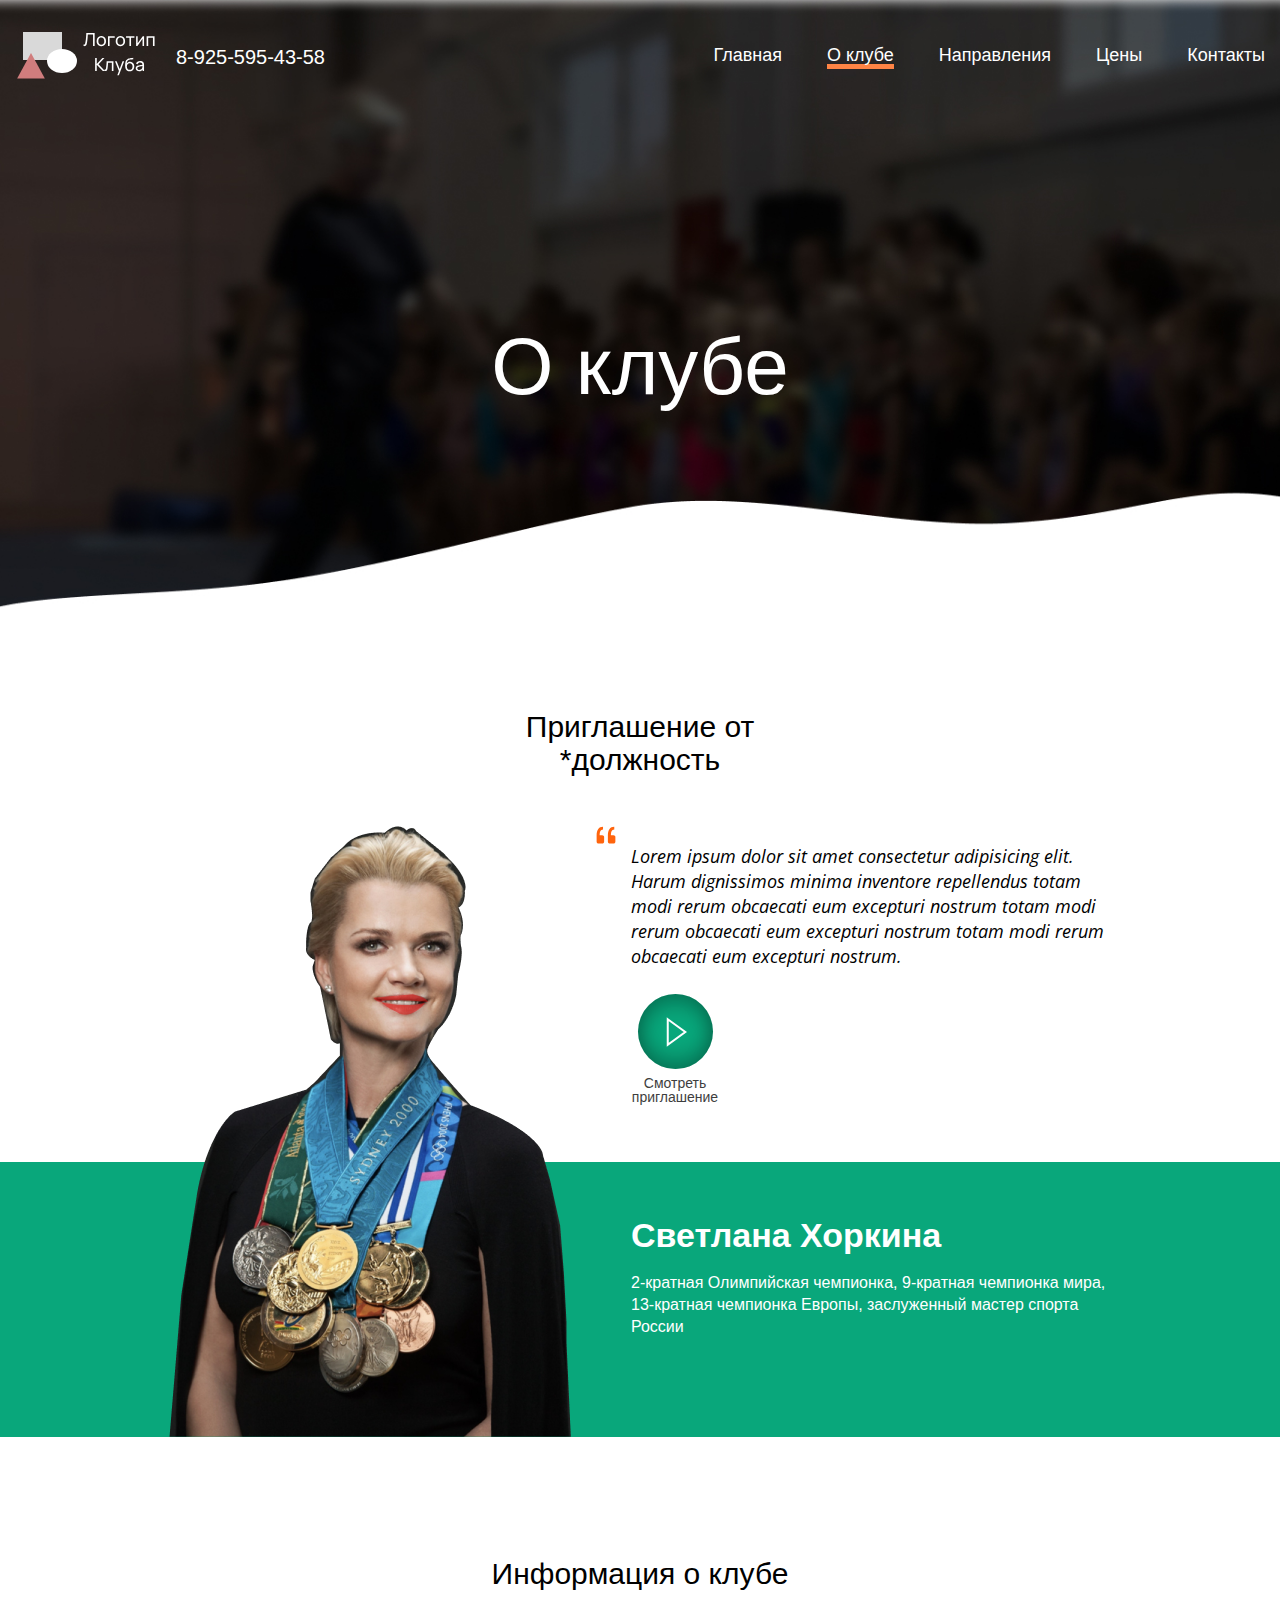
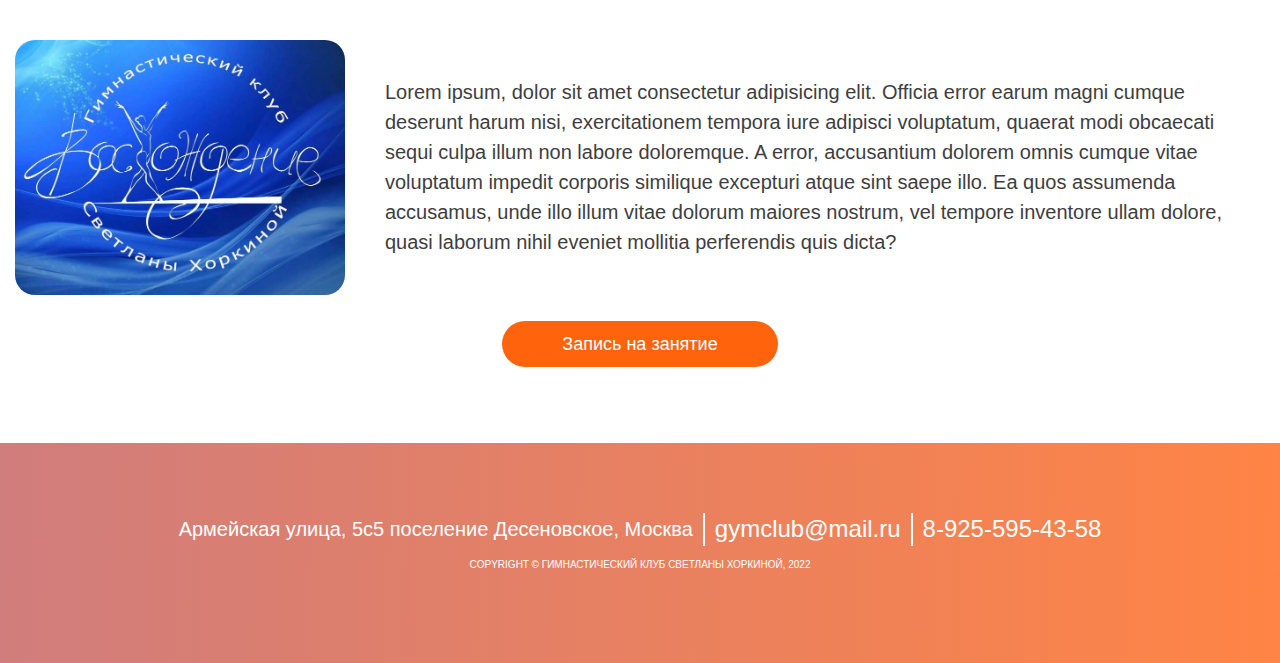
<file: about.html>
<!DOCTYPE html>
<html lang="en">
<head>
    <meta charset="UTF-8">
    <meta http-equiv="X-UA-Compatible" content="IE=edge">
    <meta name="viewport" content="width=device-width, initial-scale=1.0">
    <link rel="stylesheet" href="css/resets.css">
    <link rel="stylesheet" href="css/main.css">
    <link rel="preconnect" href="https://fonts.googleapis.com">
    <link rel="preconnect" href="https://fonts.gstatic.com" crossorigin>
    <link href="https://fonts.googleapis.com/css2?family=Open+Sans:ital@1&display=swap" rel="stylesheet">
    <title>Document</title>
</head>
<body>
    <header class="about_header">
        <div class="container">
            <div class="header_top">
                <div class="header_top__logotel">
                    <img src="./images/лжелого.svg" alt="Лого">
                    <a href="tel:+79857619083">8-925-595-43-58</a>
                </div>
                <nav class="header_top__nav">
                    <div class="menuToggle icon">
                        <div class="hamburger"></div>
                    </div>
                    <ul class="header_top__ul">
                        
                        <li class="header_top__item">
                            <a href="./index.html">Главная</a>
                        </li>
                        <li class="header_top__item active">
                            <a href="./about.html">О клубе</a>
                        </li>
                        <li class="header_top__item dir_menu_list">
                            <a href="#">Направления</a>
                        </li>
                        <li class="header_top__item">
                            <a href="./price.html">Цены</a>
                        </li>
                        <li class="header_top__item">
                            <a href="./contacts.html">Контакты</a>
                        </li>
                    </ul>
                    <div class="hide_links hide">
                        <a href="./sport_gym.html">Спортивная гимнастика для детей</a>
                        <a href="./prof_gym.html">Профессиональная спортивная гинастика</a>
                        <a href="./akr.html">Акробатика</a>
                        <a href="./teamgym.html">Командная гимнастика (Teamgym)</a>
                        <a href="./akr18.html">Занятия 18+</a>
                        <a href="./horeog.html">Хореография</a>
                    </div>
                </nav>
            </div>
            <div class="secstr_title">
                <h1>О клубе</h1>
            </div>
        </div>
    </header>
    <main>
        <section class="invite">
            <h2 class="section_title">Приглашение от<br>*должность</h2>
            <div class="invite__content">
                <div class="invite__content_twos">
                    <div class="invite__content_left">
                        <img src="./images/about_hor_photo.png" alt="Светлана Хоркина">
                    </div>
                    <div class="invite__content_right">
                        <div class="invite__content_right_copy">
                            <img alt="" src="[data-uri]">
                            <p class="invite__content_right_copy_text">Lorem ipsum dolor sit amet consectetur adipisicing elit. Harum dignissimos minima inventore repellendus totam modi rerum obcaecati eum excepturi nostrum  totam modi rerum obcaecati eum excepturi nostrum  totam modi rerum obcaecati eum excepturi nostrum.</p>
                        </div>
                        <div class="invite__content_right_inv">
                            <div class="invite__content_right_inv_link">
                                <a href="#" alt="" class="invite__content_right_inv_btn">
                                    <img alt="" src="[data-uri]">
                                </a>
                                <span class="invite__content_right_inv_link_text">Смотреть<br>приглашение</span>
                            </div>
                        </div>
                        <div class="invite__content_right_hor">
                            <h2>Светлана Хоркина</h2>
                            <p>2-кратная Олимпийская чемпионка, 9-кратная чемпионка мира, 13-кратная чемпионка Европы, заслуженный мастер спорта России</p>
                        </div>
                    </div>
                </div>
                <div class="invite__bg_line"></div>
            </div>
        </section>
        <section class="about_clubinf">
            <div class="container">
                <h2 class="section_title">Информация о клубе</h2>
                <div class="about_clubinf__linewp">
                    <img src="./images/logo.jpg" alt="">
                    <p>Lorem ipsum, dolor sit amet consectetur adipisicing elit. Officia error earum magni cumque deserunt harum nisi, exercitationem tempora iure adipisci voluptatum, quaerat modi obcaecati sequi culpa illum non labore doloremque. A error, accusantium dolorem omnis cumque vitae voluptatum impedit corporis similique excepturi atque sint saepe illo. Ea quos assumenda accusamus, unde illo illum vitae dolorum maiores nostrum, vel tempore inventore ullam dolore, quasi laborum nihil eveniet mollitia perferendis quis dicta?</p>
                </div>
                <div class="main_btn_block">
                    <a href="#" class="main_btn">Запись на занятие</a>
                </div>
            </div>
        </section>
    </main>
    <footer class="footer">
        <div class="footer__contacts">
            <p>Армейская улица, 5с5 поселение Десеновское, Москва</p>
            <div class="footer__contacts_line"></div>
            <a href="mailto:">gymclub@mail.ru</a>
            <div class="footer__contacts_line"></div>
            <a href="tel:+79857619083">8-925-595-43-58</a>
        </div>
        <p class="footer__copy">COPYRIGHT © ГИМНАСТИЧЕСКИЙ КЛУБ СВЕТЛАНЫ ХОРКИНОЙ, 2022</p>
    </footer>
    <script src="https://ajax.googleapis.com/ajax/libs/jquery/3.6.0/jquery.min.js"></script>
    <script src="./js/main.js"></script>
</body>
</html>
</file>
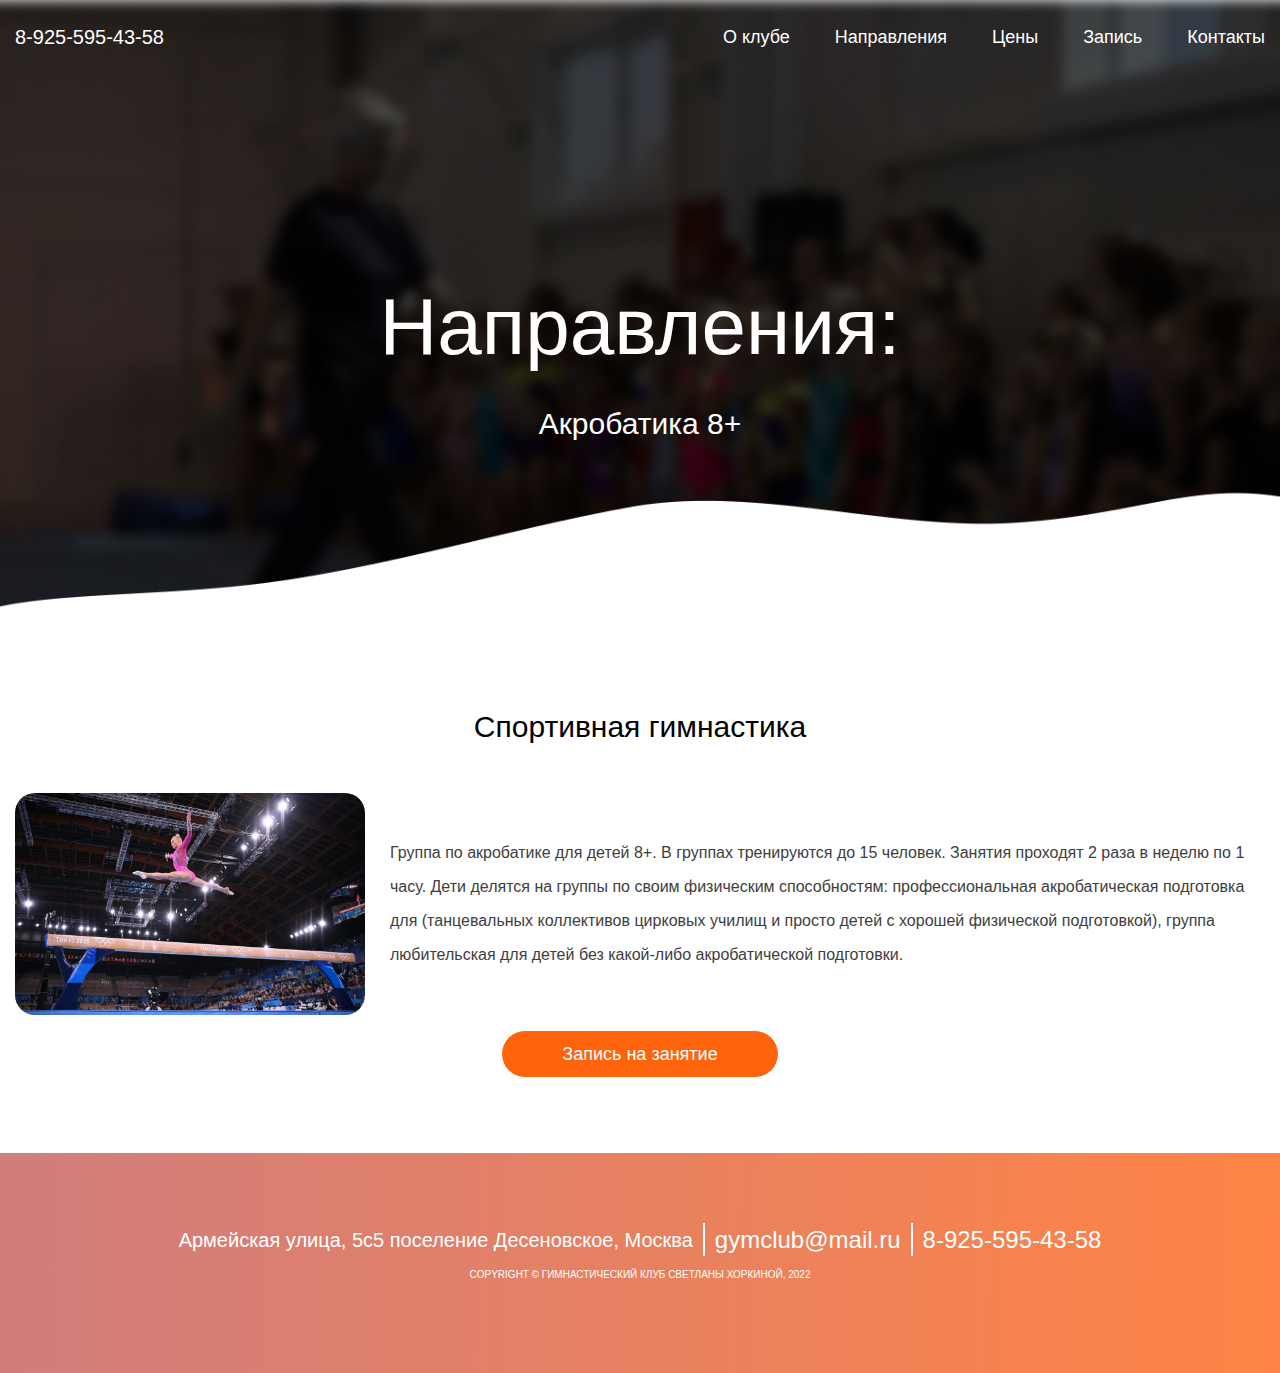
<file: akr.html>
<!DOCTYPE html>
<html lang="en">
<head>
    <meta charset="UTF-8">
    <meta http-equiv="X-UA-Compatible" content="IE=edge">
    <meta name="viewport" content="width=device-width, initial-scale=1.0">
    <link rel="stylesheet" href="css/resets.css">
    <link rel="stylesheet" href="css/main.css">
    <title>Акробатика 8+</title>
</head>
<body>
    <header class="about_header">
        <div class="container">
            <div class="header_top_plac"></div>
            <div class="header_top">
                <div class="header_top__logotel">
                    <a href="tel:+79857619083">8-925-595-43-58</a>
                </div>
                <nav class="header_top__nav">
                    <div class="menuToggle icon">
                        <div class="hamburger"></div>
                    </div>
                    <ul class="header_top__ul">
                        <li class="header_top__item">
                            <a href="#invite">О клубе</a>
                        </li>
                        <li class="header_top__item">
                            <a href="#directions">Направления</a>
                        </li>
                        <li class="header_top__item">
                            <a href="#prices">Цены</a>
                        </li>
                        <li class="header_top__item">
                            <a href="#form">Запись</a>
                        </li>
                        <li class="header_top__item">
                            <a href="#main_contacts">Контакты</a>
                        </li>
                    </ul>
                    <!-- <div class="hide_links hide">
                        <a href="./sport_gym.html">Спортивная гимнастика для детей</a>
                        <a href="./prof_gym.html">Профессиональная спортивная гинастика</a>
                        <a href="./akr.html">Акробатика</a>
                        <a href="./teamgym.html">Командная гимнастика (Teamgym)</a>
                        <a href="./akr18.html">Занятия 18+</a>
                        <a href="./horeog.html">Хореография</a>
                    </div> -->
                </nav>
            </div>
            <div class="secstr_title">
                <h1>Направления:<br><span class="secstr_title_mins">Акробатика 8+</span></h1>
            </div>
        </div>
    </header>
    <main>
        <section class="sg_content">
            <div class="container">
                <h2 class="section_title">Спортивная гимнастика</h2>
                <div class="sg_content__inf">
                    <img src="./images/sport_gym.jpg" alt="">
                    <p>Группа по акробатике для детей 8+. В группах тренируются до 15 человек. Занятия проходят 2 раза в неделю по 1 часу. Дети делятся на группы по своим физическим способностям: профессиональная акробатическая подготовка для (танцевальных коллективов цирковых училищ и просто детей с хорошей физической подготовкой), группа любительская для детей без какой-либо акробатической подготовки. </p>
                </div>
                <div class="main_btn_block">
                    <a href="#" class="main_btn">Запись на занятие</a>
                </div>
            </div>
        </section>
    </main>
    <footer class="footer">
        <div class="footer__contacts">
            <p>Армейская улица, 5с5 поселение Десеновское, Москва</p>
            <div class="footer__contacts_line"></div>
            <a href="mailto:">gymclub@mail.ru</a>
            <div class="footer__contacts_line"></div>
            <a href="tel:+79857619083">8-925-595-43-58</a>
        </div>
        <p class="footer__copy">COPYRIGHT © ГИМНАСТИЧЕСКИЙ КЛУБ СВЕТЛАНЫ ХОРКИНОЙ, 2022</p>
    </footer>
    <script src="https://ajax.googleapis.com/ajax/libs/jquery/3.6.0/jquery.min.js"></script>
    <script src="./js/main.js"></script>
</body>
</html>
</file>
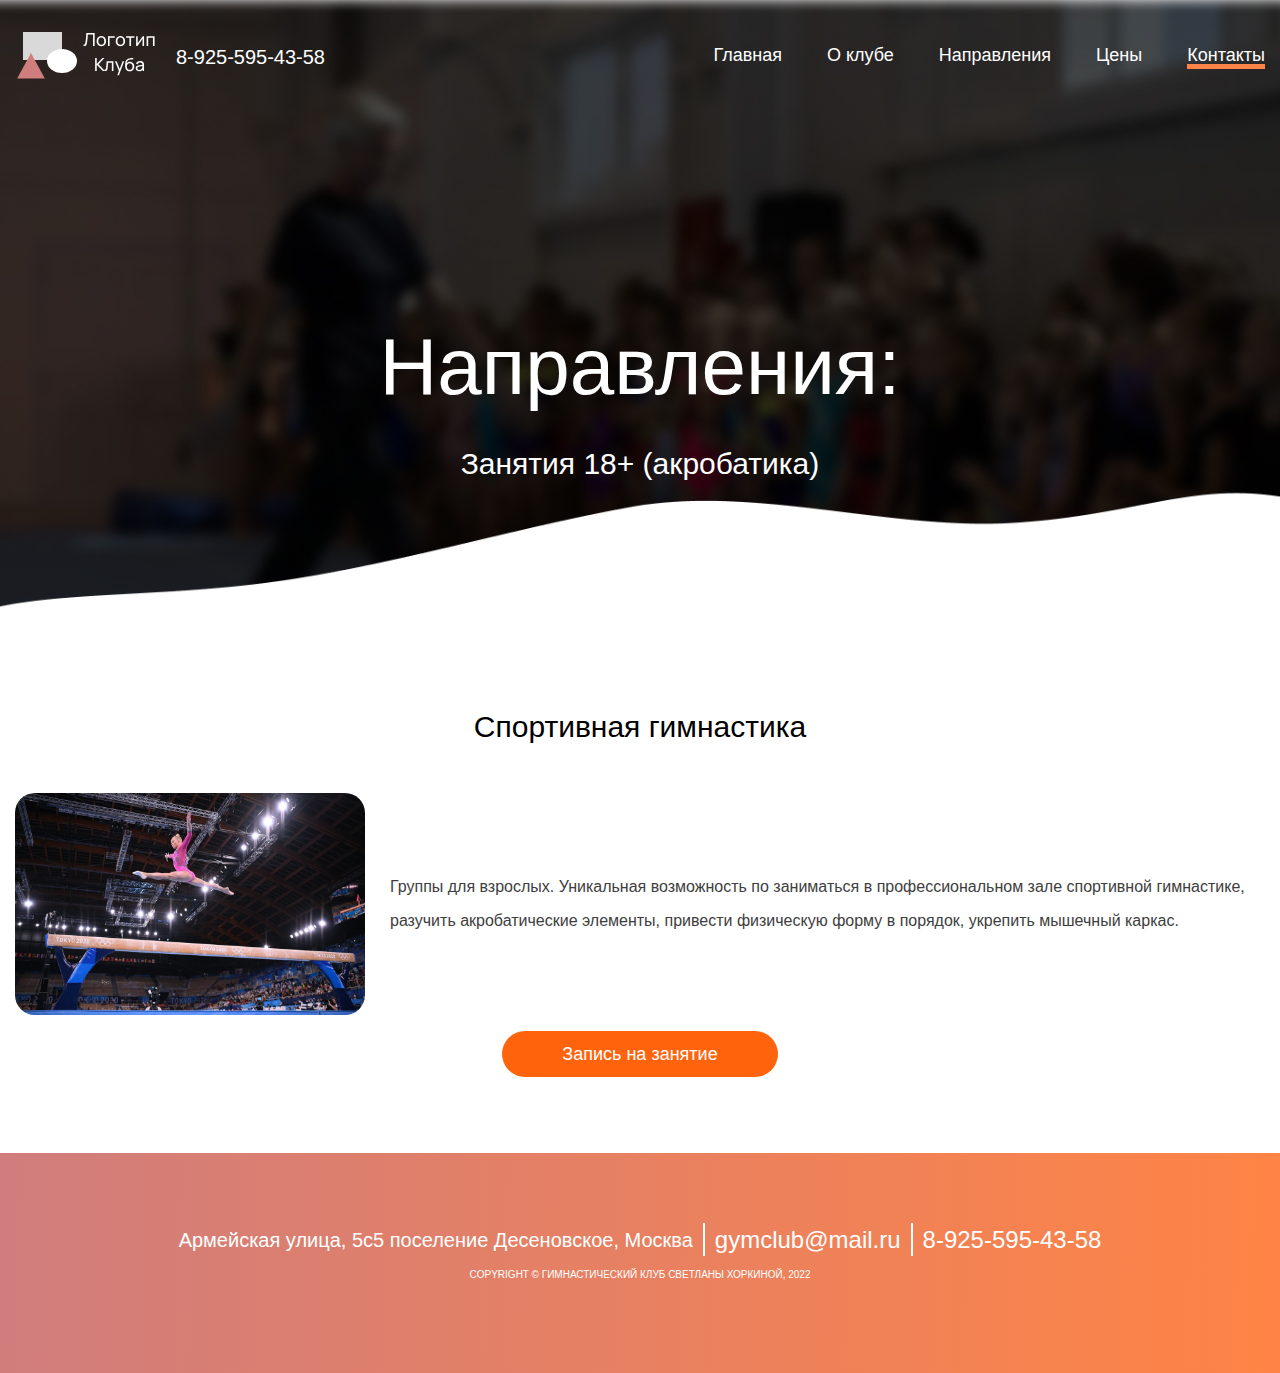
<file: akr18.html>
<!DOCTYPE html>
<html lang="en">
<head>
    <meta charset="UTF-8">
    <meta http-equiv="X-UA-Compatible" content="IE=edge">
    <meta name="viewport" content="width=device-width, initial-scale=1.0">
    <link rel="stylesheet" href="css/resets.css">
    <link rel="stylesheet" href="css/main.css">
    <title>Занятия 18+ (акробатика)</title>
</head>
<body>
    <header class="about_header">
        <div class="container">
            <div class="header_top">
                <div class="header_top__logotel">
                    <img src="./images/лжелого.svg" alt="Лого">
                    <a href="tel:+79857619083">8-925-595-43-58</a>
                </div>
                <nav class="header_top__nav">
                    <div class="menuToggle icon">
                        <div class="hamburger"></div>
                    </div>
                    <ul class="header_top__ul">
                        <li class="header_top__item">
                            <a href="./index.html">Главная</a>
                        </li>
                        <li class="header_top__item">
                            <a href="./about.html">О клубе</a>
                        </li>
                        <li class="header_top__item dir_menu_list">
                            <a href="#">Направления</a>
                        </li>
                        <li class="header_top__item">
                            <a href="./price.html">Цены</a>
                        </li>
                        <li class="header_top__item active">
                            <a href="./contacts.html">Контакты</a>
                        </li>
                    </ul>
                    <div class="hide_links hide">
                        <a href="./sport_gym.html">Спортивная гимнастика для детей</a>
                        <a href="./prof_gym.html">Профессиональная спортивная гинастика</a>
                        <a href="./akr.html">Акробатика</a>
                        <a href="./teamgym.html">Командная гимнастика (Teamgym)</a>
                        <a href="./akr18.html">Занятия 18+</a>
                        <a href="./horeog.html">Хореография</a>
                    </div>
                </nav>
            </div>
            <div class="secstr_title">
                <h1>Направления:<br><span class="secstr_title_mins">Занятия 18+ (акробатика)</span></h1>
            </div>
        </div>
    </header>
    <main>
        <section class="sg_content">
            <div class="container">
                <h2 class="section_title">Спортивная гимнастика</h2>
                <div class="sg_content__inf">
                    <img src="./images/sport_gym.jpg" alt="">
                    <p>Группы для взрослых. Уникальная возможность по заниматься в профессиональном зале спортивной гимнастике, разучить акробатические элементы, привести физическую форму в порядок, укрепить мышечный каркас.</p>
                </div>
                <div class="main_btn_block">
                    <a href="#" class="main_btn">Запись на занятие</a>
                </div>
            </div>
        </section>
    </main>
    <footer class="footer">
        <div class="footer__contacts">
            <p>Армейская улица, 5с5 поселение Десеновское, Москва</p>
            <div class="footer__contacts_line"></div>
            <a href="mailto:">gymclub@mail.ru</a>
            <div class="footer__contacts_line"></div>
            <a href="tel:+79857619083">8-925-595-43-58</a>
        </div>
        <p class="footer__copy">COPYRIGHT © ГИМНАСТИЧЕСКИЙ КЛУБ СВЕТЛАНЫ ХОРКИНОЙ, 2022</p>
    </footer>
    <script src="https://ajax.googleapis.com/ajax/libs/jquery/3.6.0/jquery.min.js"></script>
    <script src="./js/main.js"></script>
</body>
</html>
</file>
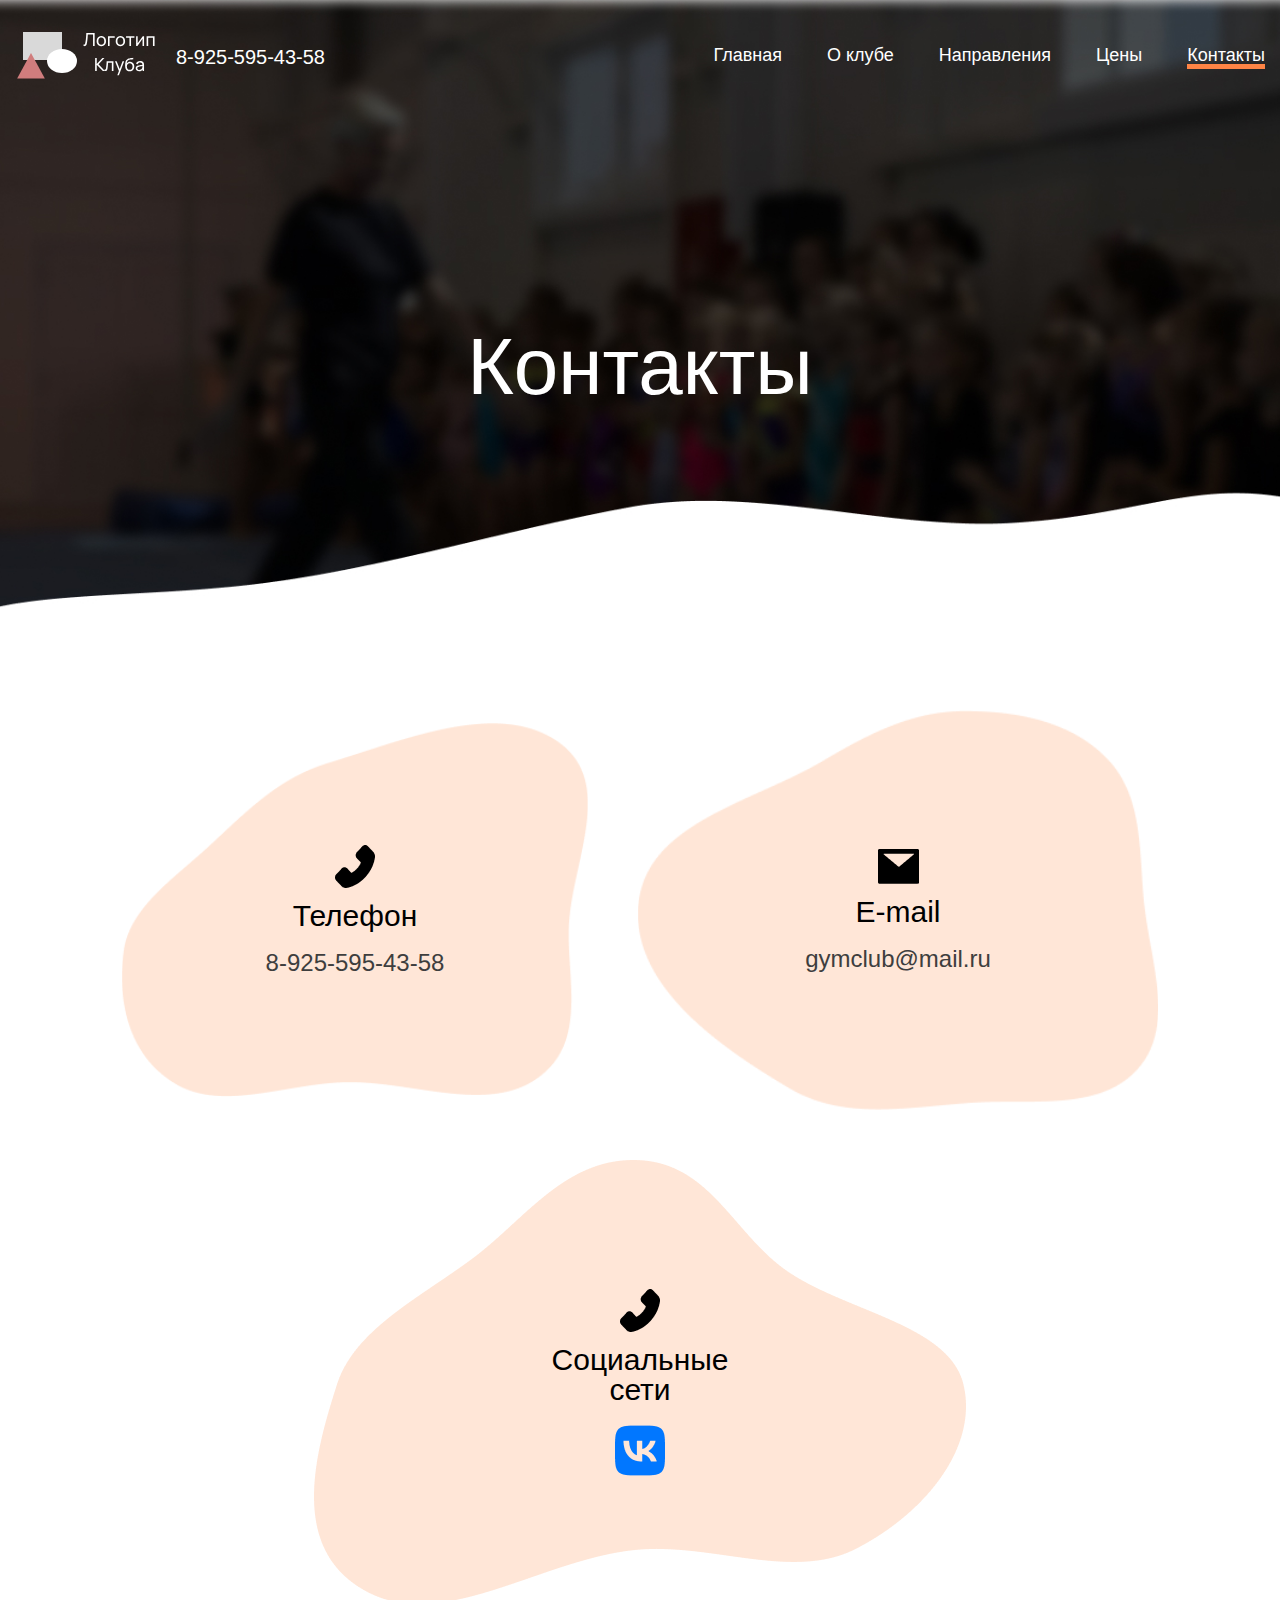
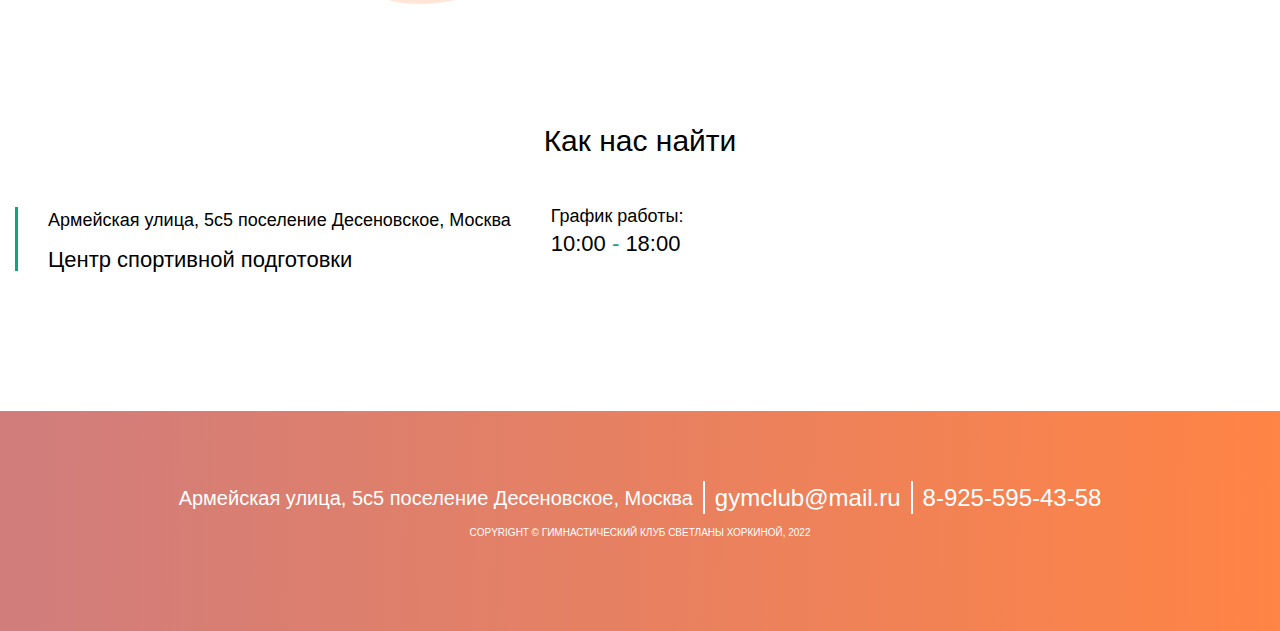
<file: contacts.html>
<!DOCTYPE html>
<html lang="en">
<head>
    <meta charset="UTF-8">
    <meta http-equiv="X-UA-Compatible" content="IE=edge">
    <meta name="viewport" content="width=device-width, initial-scale=1.0">
    <link rel="stylesheet" href="css/resets.css">
    <link rel="stylesheet" href="css/main.css">
    <title>Гимнастический клуб Светланы Хоркиной</title>
</head>
<body>
    <header class="about_header">
        <div class="container">
            <div class="header_top">
                <div class="header_top__logotel">
                    <img src="./images/лжелого.svg" alt="Лого">
                    <a href="tel:+79857619083">8-925-595-43-58</a>
                </div>
                <nav class="header_top__nav">
                    <div class="menuToggle icon">
                        <div class="hamburger"></div>
                    </div>
                    <ul class="header_top__ul">
                        
                        <li class="header_top__item">
                            <a href="./index.html">Главная</a>
                        </li>
                        <li class="header_top__item">
                            <a href="./about.html">О клубе</a>
                        </li>
                        <li class="header_top__item dir_menu_list">
                            <a href="#">Направления</a>
                        </li>
                        <li class="header_top__item">
                            <a href="./price.html">Цены</a>
                        </li>
                        <li class="header_top__item active">
                            <a href="./contacts.html">Контакты</a>
                        </li>
                    </ul>
                    <div class="hide_links hide">
                        <a href="./sport_gym.html">Спортивная гимнастика для детей</a>
                        <a href="./prof_gym.html">Профессиональная спортивная гинастика</a>
                        <a href="./akr.html">Акробатика</a>
                        <a href="./teamgym.html">Командная гимнастика (Teamgym)</a>
                        <a href="./akr18.html">Занятия 18+</a>
                        <a href="./horeog.html">Хореография</a>
                    </div>
                </nav>
            </div>
            <div class="secstr_title">
                <h1>Контакты</h1>
            </div>
        </div>
    </header>
    <main>
        <section class="contacts_main">
                <div class="contacts_main__blobs">
                    <div class="contacts_main__blob">
                        <div class="contacts_main__blob_content">
                            <img src="./images/tel.png" alt="">
                            <h3>Телефон</h3>
                            <a href="tel:+79255954358">8-925-595-43-58</a>
                        </div>
                    </div>
                    <div class="contacts_main__blob">
                        <div class="contacts_main__blob_content">
                            <img src="./images/send.png" alt="">
                            <h3>E-mail</h3>
                            <a href="mailto:gymclub@mail.ru">gymclub@mail.ru</a>
                        </div>
                    </div>
                    <div class="contacts_main__blob">
                        <div class="contacts_main__blob_content">
                            <img src="./images/tel.png" alt="">
                            <h3>Социальные<br>сети</h3>
                            <a href="#">
                                <img src="./images/vk-icon.png" alt="">
                            </a>
                        </div>
                    </div>
                </div>
            
        </section>
        <section class="place">
            <div class="container">
                <h2 class="section_title">Как нас найти</h2>
                <div class="place__infline">
                    <div class="place__infline_address">
                        <p>Армейская улица, 5с5 поселение Десеновское, Москва</p>
                        <p>Центр спортивной подготовки</p>
                    </div>
                    <div class="place__infline_time">
                        <p>График работы:</p>
                        <p>10:00 <span class="green_text">-</span> 18:00</p>
                    </div>
                </div>
                <div class="place__map">
                    <script type="text/javascript" charset="utf-8" async src="https://api-maps.yandex.ru/services/constructor/1.0/js/?um=constructor%3A96689a7e3574a2db14111ecb9da3e748aed60e58daf5b09f16e2f820a0e11651&amp;width=100%25&amp;height=500&amp;lang=ru_RU&amp;scroll=true"></script>
                </div>
            </div>
        </section>
    </main>
    <footer class="footer">
        <div class="footer__contacts">
            <p>Армейская улица, 5с5 поселение Десеновское, Москва</p>
            <div class="footer__contacts_line"></div>
            <a href="mailto:">gymclub@mail.ru</a>
            <div class="footer__contacts_line"></div>
            <a href="tel:+79857619083">8-925-595-43-58</a>
        </div>
        <p class="footer__copy">COPYRIGHT © ГИМНАСТИЧЕСКИЙ КЛУБ СВЕТЛАНЫ ХОРКИНОЙ, 2022</p>
    </footer>
    <script src="https://ajax.googleapis.com/ajax/libs/jquery/3.6.0/jquery.min.js"></script>
    <script src="./js/main.js"></script>
</body>
</html>
</file>
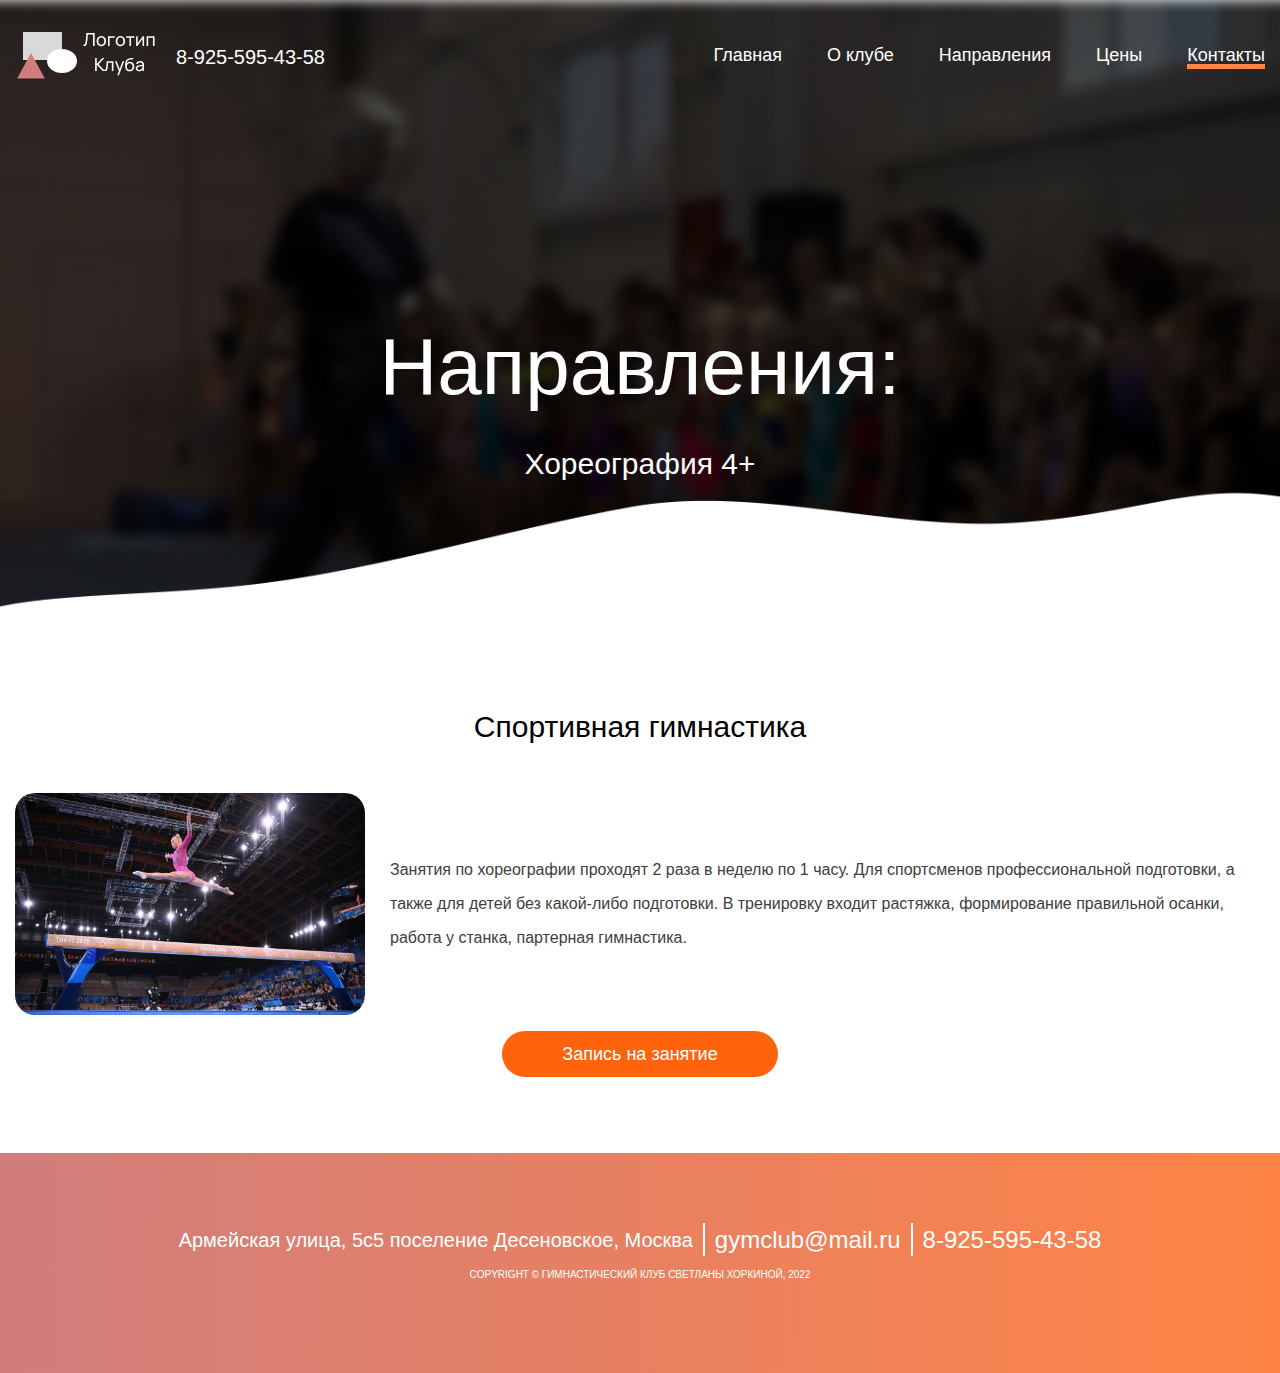
<file: horeog.html>
<!DOCTYPE html>
<html lang="en">
<head>
    <meta charset="UTF-8">
    <meta http-equiv="X-UA-Compatible" content="IE=edge">
    <meta name="viewport" content="width=device-width, initial-scale=1.0">
    <link rel="stylesheet" href="css/resets.css">
    <link rel="stylesheet" href="css/main.css">
    <title>Хореография 4+</title>
</head>
<body>
    <header class="about_header">
        <div class="container">
            <div class="header_top">
                <div class="header_top__logotel">
                    <img src="./images/лжелого.svg" alt="Лого">
                    <a href="tel:+79857619083">8-925-595-43-58</a>
                </div>
                <nav class="header_top__nav">
                    <div class="menuToggle icon">
                        <div class="hamburger"></div>
                    </div>
                    <ul class="header_top__ul">
                        <li class="header_top__item">
                            <a href="./index.html">Главная</a>
                        </li>
                        <li class="header_top__item">
                            <a href="./about.html">О клубе</a>
                        </li>
                        <li class="header_top__item dir_menu_list">
                            <a href="#">Направления</a>
                        </li>
                        <li class="header_top__item">
                            <a href="./price.html">Цены</a>
                        </li>
                        <li class="header_top__item active">
                            <a href="./contacts.html">Контакты</a>
                        </li>
                    </ul>
                    <div class="hide_links hide">
                        <a href="./sport_gym.html">Спортивная гимнастика для детей</a>
                        <a href="./prof_gym.html">Профессиональная спортивная гинастика</a>
                        <a href="./akr.html">Акробатика</a>
                        <a href="./teamgym.html">Командная гимнастика (Teamgym)</a>
                        <a href="./akr18.html">Занятия 18+</a>
                        <a href="./horeog.html">Хореография</a>
                    </div>
                </nav>
            </div>
            <div class="secstr_title">
                <h1>Направления:<br><span class="secstr_title_mins">Хореография 4+</span></h1>
            </div>
        </div>
    </header>
    <main>
        <section class="sg_content">
            <div class="container">
                <h2 class="section_title">Спортивная гимнастика</h2>
                <div class="sg_content__inf">
                    <img src="./images/sport_gym.jpg" alt="">
                    <p>Занятия по хореографии проходят 2 раза в неделю по 1 часу. Для спортсменов профессиональной подготовки, а также для детей без какой-либо подготовки. В тренировку входит растяжка, формирование правильной осанки, работа у станка, партерная гимнастика. </p>
                </div>
                <div class="main_btn_block">
                    <a href="#" class="main_btn">Запись на занятие</a>
                </div>
            </div>
        </section>
    </main>
    <footer class="footer">
        <div class="footer__contacts">
            <p>Армейская улица, 5с5 поселение Десеновское, Москва</p>
            <div class="footer__contacts_line"></div>
            <a href="mailto:">gymclub@mail.ru</a>
            <div class="footer__contacts_line"></div>
            <a href="tel:+79857619083">8-925-595-43-58</a>
        </div>
        <p class="footer__copy">COPYRIGHT © ГИМНАСТИЧЕСКИЙ КЛУБ СВЕТЛАНЫ ХОРКИНОЙ, 2022</p>
    </footer>
    <script src="https://ajax.googleapis.com/ajax/libs/jquery/3.6.0/jquery.min.js"></script>
    <script src="./js/main.js"></script>
</body>
</html>
</file>
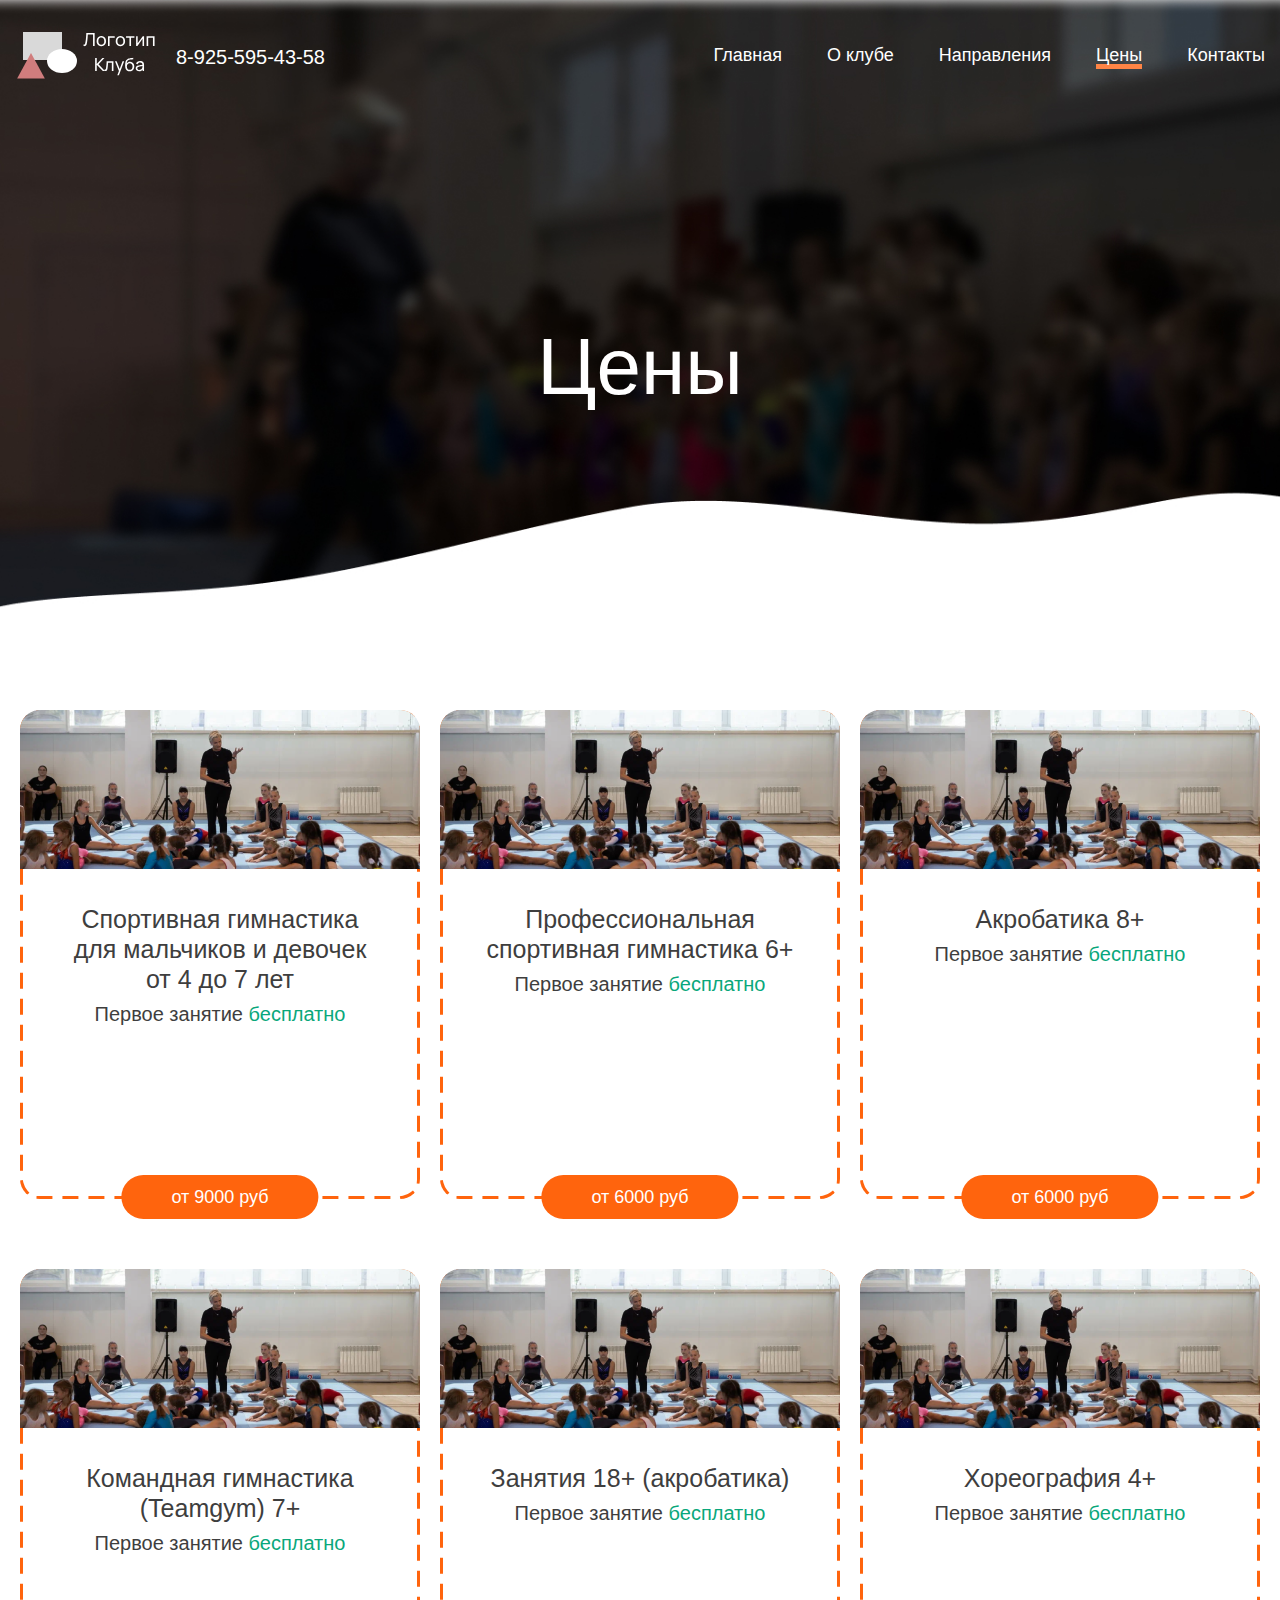
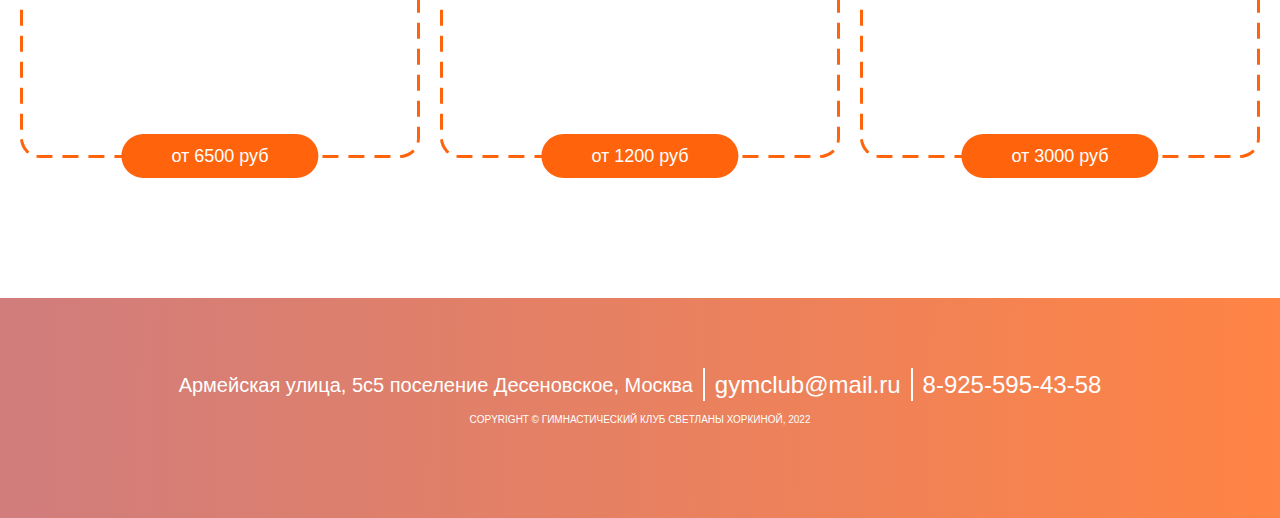
<file: price.html>
<!DOCTYPE html>
<html lang="en">
<head>
    <meta charset="UTF-8">
    <meta http-equiv="X-UA-Compatible" content="IE=edge">
    <meta name="viewport" content="width=device-width, initial-scale=1.0">
    <link rel="stylesheet" href="css/resets.css">
    <link rel="stylesheet" href="css/main.css">
    <title>Document</title>
</head>
<body>
    <header class="about_header">
        <div class="container">
            <div class="header_top">
                <div class="header_top__logotel">
                    <img src="./images/лжелого.svg" alt="Лого">
                    <a href="tel:+79857619083">8-925-595-43-58</a>
                </div>
                <nav class="header_top__nav">
                    <div class="menuToggle icon">
                        <div class="hamburger"></div>
                    </div>
                    <ul class="header_top__ul">
                        
                        <li class="header_top__item">
                            <a href="./index.html">Главная</a>
                        </li>
                        <li class="header_top__item">
                            <a href="./about.html">О клубе</a>
                        </li>
                        <li class="header_top__item dir_menu_list">
                            <a href="#">Направления</a>
                        </li>
                        <li class="header_top__item active">
                            <a href="./price.html">Цены</a>
                        </li>
                        <li class="header_top__item">
                            <a href="./contacts.html">Контакты</a>
                        </li>
                    </ul>
                    <div class="hide_links hide">
                        <a href="./sport_gym.html">Спортивная гимнастика для детей</a>
                        <a href="./prof_gym.html">Профессиональная спортивная гинастика</a>
                        <a href="./akr.html">Акробатика</a>
                        <a href="./teamgym.html">Командная гимнастика (Teamgym)</a>
                        <a href="./akr18.html">Занятия 18+</a>
                        <a href="./horeog.html">Хореография</a>
                    </div>
                </nav>
            </div>
            <div class="secstr_title">
                <h1>Цены</h1>
            </div>
        </div>
    </header>
    <main>
        <section class="prices">
            <div class="container">
                <div class="prices__list">
                    <div class="prices__item">
                        <img src="./images/price_photo1.png " alt="">
                        <h3 class="prices__item_name">Спортивная гимнастика для мальчиков и девочек от 4 до 7 лет</h3>
                        <p>Первое занятие <span class="green_text">бесплатно</span></p>
                        <a href="./sport_gym.html" class="sec_btn">от 9000 руб </a>
                    </div>
                    <div class="prices__item">
                        <img src="./images/price_photo1.png " alt="">
                        <h3 class="prices__item_name">Профессиональная спортивная гимнастика 6+</h3>
                        <p>Первое занятие <span class="green_text">бесплатно</span></p>
                        <a href="./prof_gym.html" class="sec_btn">от 6000 руб </a>
                    </div>
                    <div class="prices__item">
                        <img src="./images/price_photo1.png " alt="">
                        <h3 class="prices__item_name">Акробатика  8+</h3>
                        <p>Первое занятие <span class="green_text">бесплатно</span></p>
                        <a href="./akr.html" class="sec_btn">от 6000 руб </a>
                    </div>
                    <div class="prices__item">
                        <img src="./images/price_photo1.png " alt="">
                        <h3 class="prices__item_name">Командная гимнастика (Teamgym) 7+</h3>
                        <p>Первое занятие <span class="green_text">бесплатно</span></p>
                        <a href="./teamgym.html" class="sec_btn">от 6500 руб </a>
                    </div>
                    <div class="prices__item">
                        <img src="./images/price_photo1.png " alt="">
                        <h3 class="prices__item_name">Занятия 18+ (акробатика)</h3>
                        <p>Первое занятие <span class="green_text">бесплатно</span></p>
                        <a href="./akr18.html" class="sec_btn">от 1200 руб </a>
                    </div>
                    <div class="prices__item">
                        <img src="./images/price_photo1.png " alt="">
                        <h3 class="prices__item_name">Хореография 4+</h3>
                        <p>Первое занятие <span class="green_text">бесплатно</span></p>
                        <a href="./horeog.html" class="sec_btn">от 3000 руб </a>
                    </div>
                </div>
            </div>
        </section>
    </main>
    <footer class="footer">
        <div class="footer__contacts">
            <p>Армейская улица, 5с5 поселение Десеновское, Москва</p>
            <div class="footer__contacts_line"></div>
            <a href="mailto:">gymclub@mail.ru</a>
            <div class="footer__contacts_line"></div>
            <a href="tel:+79857619083">8-925-595-43-58</a>
        </div>
        <p class="footer__copy">COPYRIGHT © ГИМНАСТИЧЕСКИЙ КЛУБ СВЕТЛАНЫ ХОРКИНОЙ, 2022</p>
    </footer>
    <script src="https://ajax.googleapis.com/ajax/libs/jquery/3.6.0/jquery.min.js"></script>
    <script src="./js/main.js"></script>
</body>
</html>
</file>
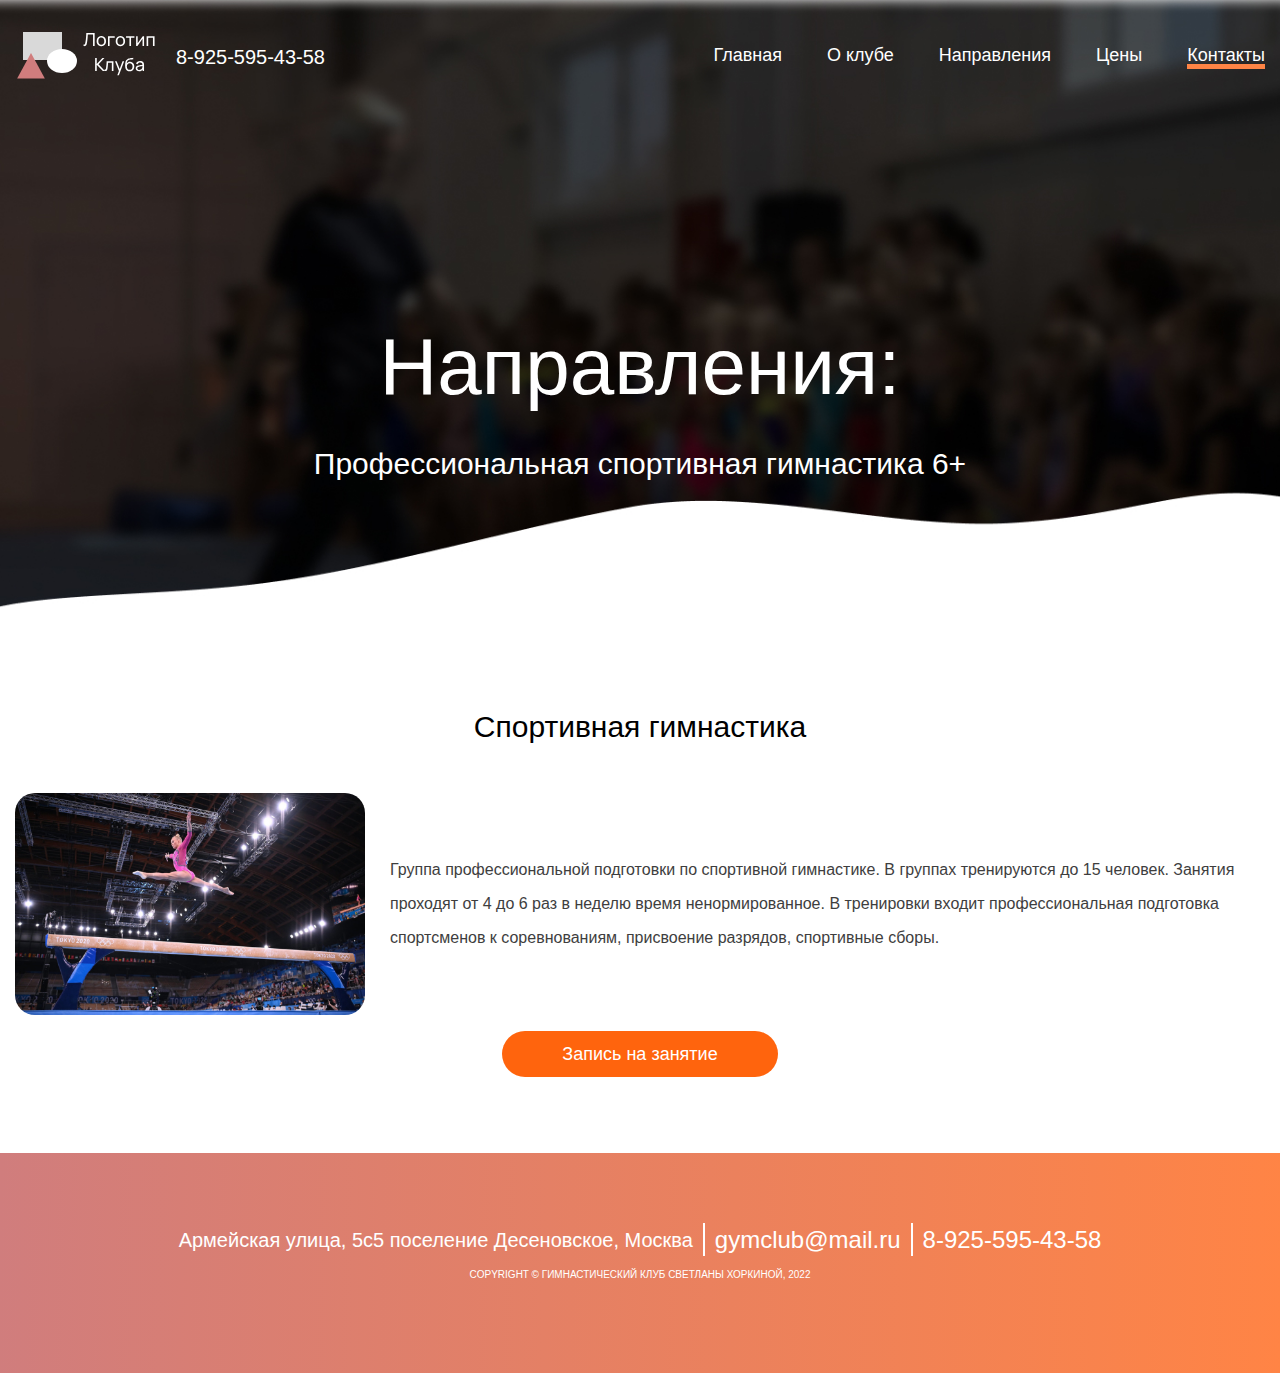
<file: prof_gym.html>
<!DOCTYPE html>
<html lang="en">
<head>
    <meta charset="UTF-8">
    <meta http-equiv="X-UA-Compatible" content="IE=edge">
    <meta name="viewport" content="width=device-width, initial-scale=1.0">
    <link rel="stylesheet" href="css/resets.css">
    <link rel="stylesheet" href="css/main.css">
    <title>Профессиональная спортивная гимнастика 6+</title>
</head>
<body>
    <header class="about_header">
        <div class="container">
            <div class="header_top">
                <div class="header_top__logotel">
                    <img src="./images/лжелого.svg" alt="Лого">
                    <a href="tel:+79857619083">8-925-595-43-58</a>
                </div>
                <nav class="header_top__nav">
                    <div class="menuToggle icon">
                        <div class="hamburger"></div>
                    </div>
                    <ul class="header_top__ul">
                        
                        <li class="header_top__item">
                            <a href="./index.html">Главная</a>
                        </li>
                        <li class="header_top__item">
                            <a href="./about.html">О клубе</a>
                        </li>
                        <li class="header_top__item dir_menu_list">
                            <a href="#">Направления</a>
                        </li>
                        <li class="header_top__item">
                            <a href="./price.html">Цены</a>
                        </li>
                        <li class="header_top__item active">
                            <a href="./contacts.html">Контакты</a>
                        </li>
                    </ul>
                    <div class="hide_links hide">
                        <a href="./sport_gym.html">Спортивная гимнастика для детей</a>
                        <a href="./prof_gym.html">Профессиональная спортивная гинастика</a>
                        <a href="./akr.html">Акробатика</a>
                        <a href="./teamgym.html">Командная гимнастика (Teamgym)</a>
                        <a href="./akr18.html">Занятия 18+</a>
                        <a href="./horeog.html">Хореография</a>
                    </div>
                </nav>
            </div>
            <div class="secstr_title">
                <h1>Направления:<br><span class="secstr_title_mins">Профессиональная спортивная гимнастика 6+</span></h1>
            </div>
        </div>
    </header>
    <main>
        <section class="sg_content">
            <div class="container">
                <h2 class="section_title">Спортивная гимнастика</h2>
                <div class="sg_content__inf">
                    <img src="./images/sport_gym.jpg" alt="">
                    <p>Группа профессиональной подготовки по спортивной гимнастике. В группах тренируются до 15 человек. Занятия проходят от 4 до 6 раз в неделю время ненормированное. В тренировки входит профессиональная подготовка спортсменов к соревнованиям, присвоение разрядов, спортивные сборы.</p>
                </div>
                <div class="main_btn_block">
                    <a href="#" class="main_btn">Запись на занятие</a>
                </div>
            </div>
        </section>
    </main>
    <footer class="footer">
        <div class="footer__contacts">
            <p>Армейская улица, 5с5 поселение Десеновское, Москва</p>
            <div class="footer__contacts_line"></div>
            <a href="mailto:">gymclub@mail.ru</a>
            <div class="footer__contacts_line"></div>
            <a href="tel:+79857619083">8-925-595-43-58</a>
        </div>
        <p class="footer__copy">COPYRIGHT © ГИМНАСТИЧЕСКИЙ КЛУБ СВЕТЛАНЫ ХОРКИНОЙ, 2022</p>
    </footer>
    <script src="https://ajax.googleapis.com/ajax/libs/jquery/3.6.0/jquery.min.js"></script>
    <script src="./js/main.js"></script>
</body>
</html>
</file>
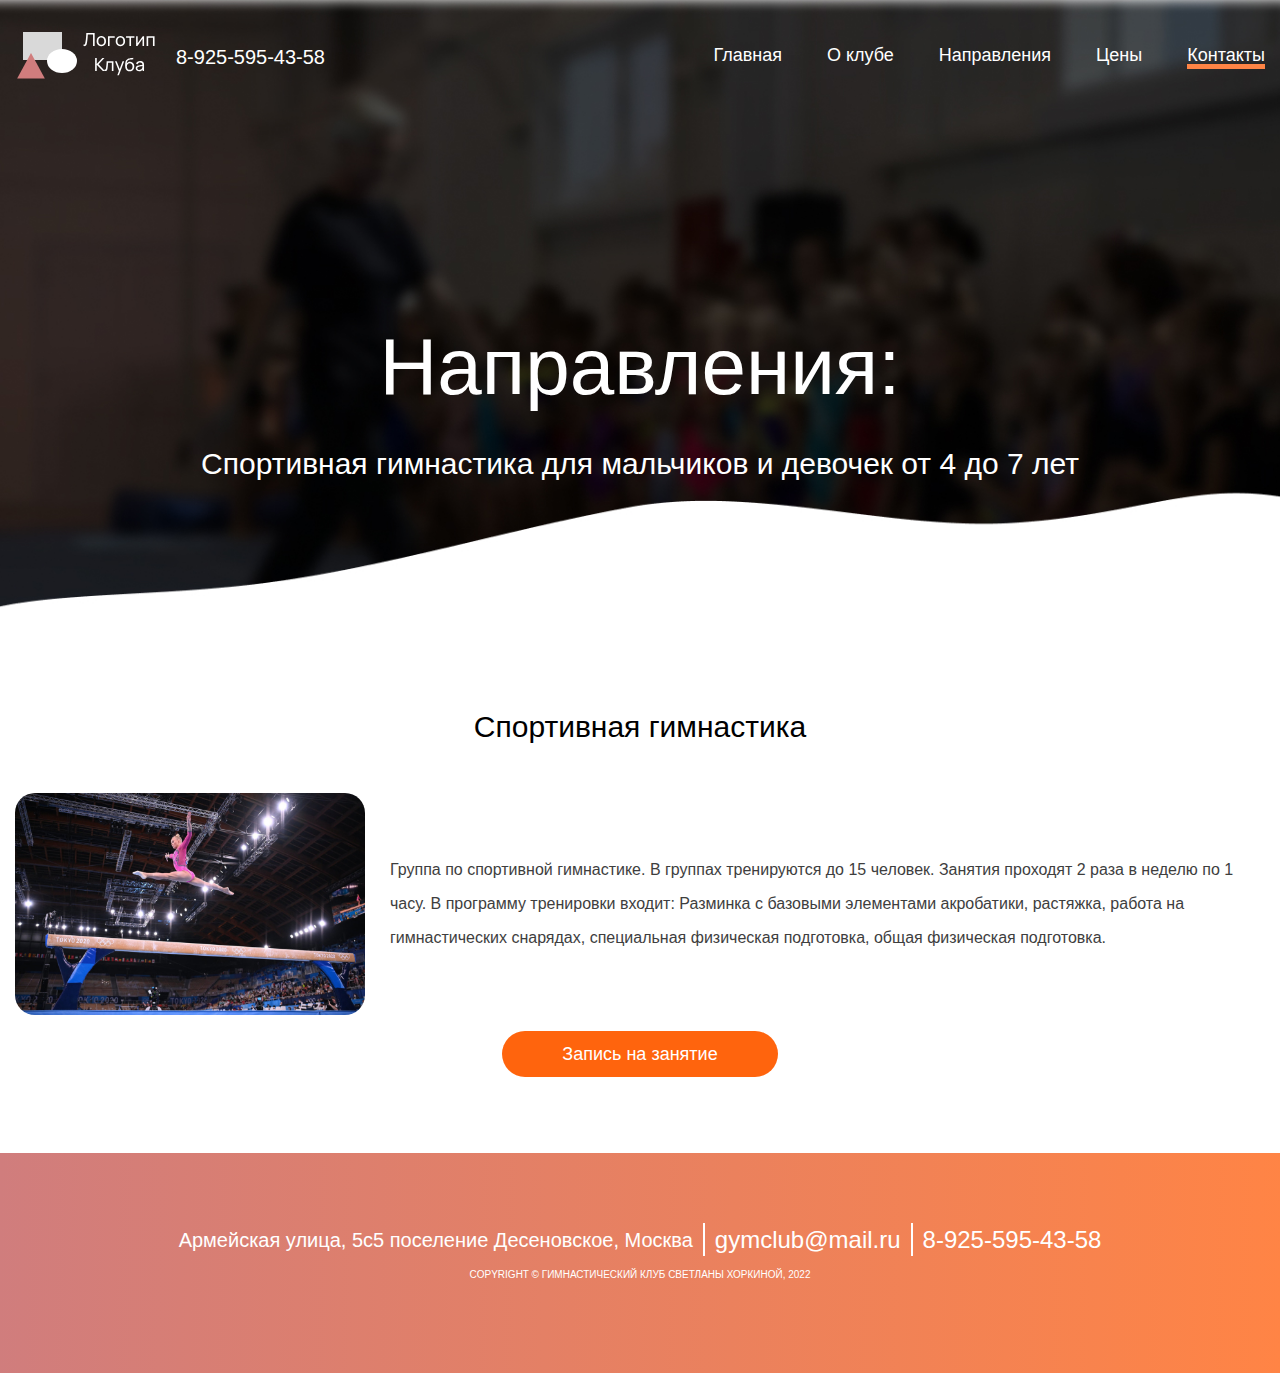
<file: sport_gym.html>
<!DOCTYPE html>
<html lang="en">
<head>
    <meta charset="UTF-8">
    <meta http-equiv="X-UA-Compatible" content="IE=edge">
    <meta name="viewport" content="width=device-width, initial-scale=1.0">
    <link rel="stylesheet" href="css/resets.css">
    <link rel="stylesheet" href="css/main.css">
    <title>Спортивная гимнастика для мальчиков и девочек от 4 до 7 лет</title>
</head>
<body>
    <header class="about_header">
        <div class="container">
            <div class="header_top">
                <div class="header_top__logotel">
                    <img src="./images/лжелого.svg" alt="Лого">
                    <a href="tel:+79857619083">8-925-595-43-58</a>
                </div>
                <nav class="header_top__nav">
                    <div class="menuToggle icon">
                        <div class="hamburger"></div>
                    </div>
                    <ul class="header_top__ul">
                        
                        <li class="header_top__item">
                            <a href="./index.html">Главная</a>
                        </li>
                        <li class="header_top__item">
                            <a href="./about.html">О клубе</a>
                        </li>
                        <li class="header_top__item dir_menu_list">
                            <a href="#">Направления</a>
                        </li>
                        <li class="header_top__item">
                            <a href="./price.html">Цены</a>
                        </li>
                        <li class="header_top__item active">
                            <a href="./contacts.html">Контакты</a>
                        </li>
                    </ul>
                    <div class="hide_links hide">
                        <a href="./sport_gym.html">Спортивная гимнастика для детей</a>
                        <a href="./prof_gym.html">Профессиональная спортивная гинастика</a>
                        <a href="./akr.html">Акробатика</a>
                        <a href="./teamgym.html">Командная гимнастика (Teamgym)</a>
                        <a href="./akr18.html">Занятия 18+</a>
                        <a href="./horeog.html">Хореография</a>
                    </div>
                </nav>
            </div>
            <div class="secstr_title">
                <h1>Направления:<br><span class="secstr_title_mins">Спортивная гимнастика для мальчиков и девочек от 4 до 7 лет</span></h1>
            </div>
        </div>
    </header>
    <main>
        <section class="sg_content">
            <div class="container">
                <h2 class="section_title">Спортивная гимнастика</h2>
                <div class="sg_content__inf">
                    <img src="./images/sport_gym.jpg" alt="">
                    <p>Группа по спортивной гимнастике. В группах тренируются до 15 человек. Занятия проходят 2 раза в неделю по 1 часу. В программу тренировки входит: Разминка с базовыми элементами акробатики, растяжка, работа на гимнастических снарядах, специальная физическая подготовка, общая физическая подготовка.</p>
                </div>
                <div class="main_btn_block">
                    <a href="#" class="main_btn">Запись на занятие</a>
                </div>
            </div>
        </section>
    </main>
    <footer class="footer">
        <div class="footer__contacts">
            <p>Армейская улица, 5с5 поселение Десеновское, Москва</p>
            <div class="footer__contacts_line"></div>
            <a href="mailto:">gymclub@mail.ru</a>
            <div class="footer__contacts_line"></div>
            <a href="tel:+79857619083">8-925-595-43-58</a>
        </div>
        <p class="footer__copy">COPYRIGHT © ГИМНАСТИЧЕСКИЙ КЛУБ СВЕТЛАНЫ ХОРКИНОЙ, 2022</p>
    </footer>
    <script src="https://ajax.googleapis.com/ajax/libs/jquery/3.6.0/jquery.min.js"></script>
    <script src="./js/main.js"></script>
</body>
</html>
</file>
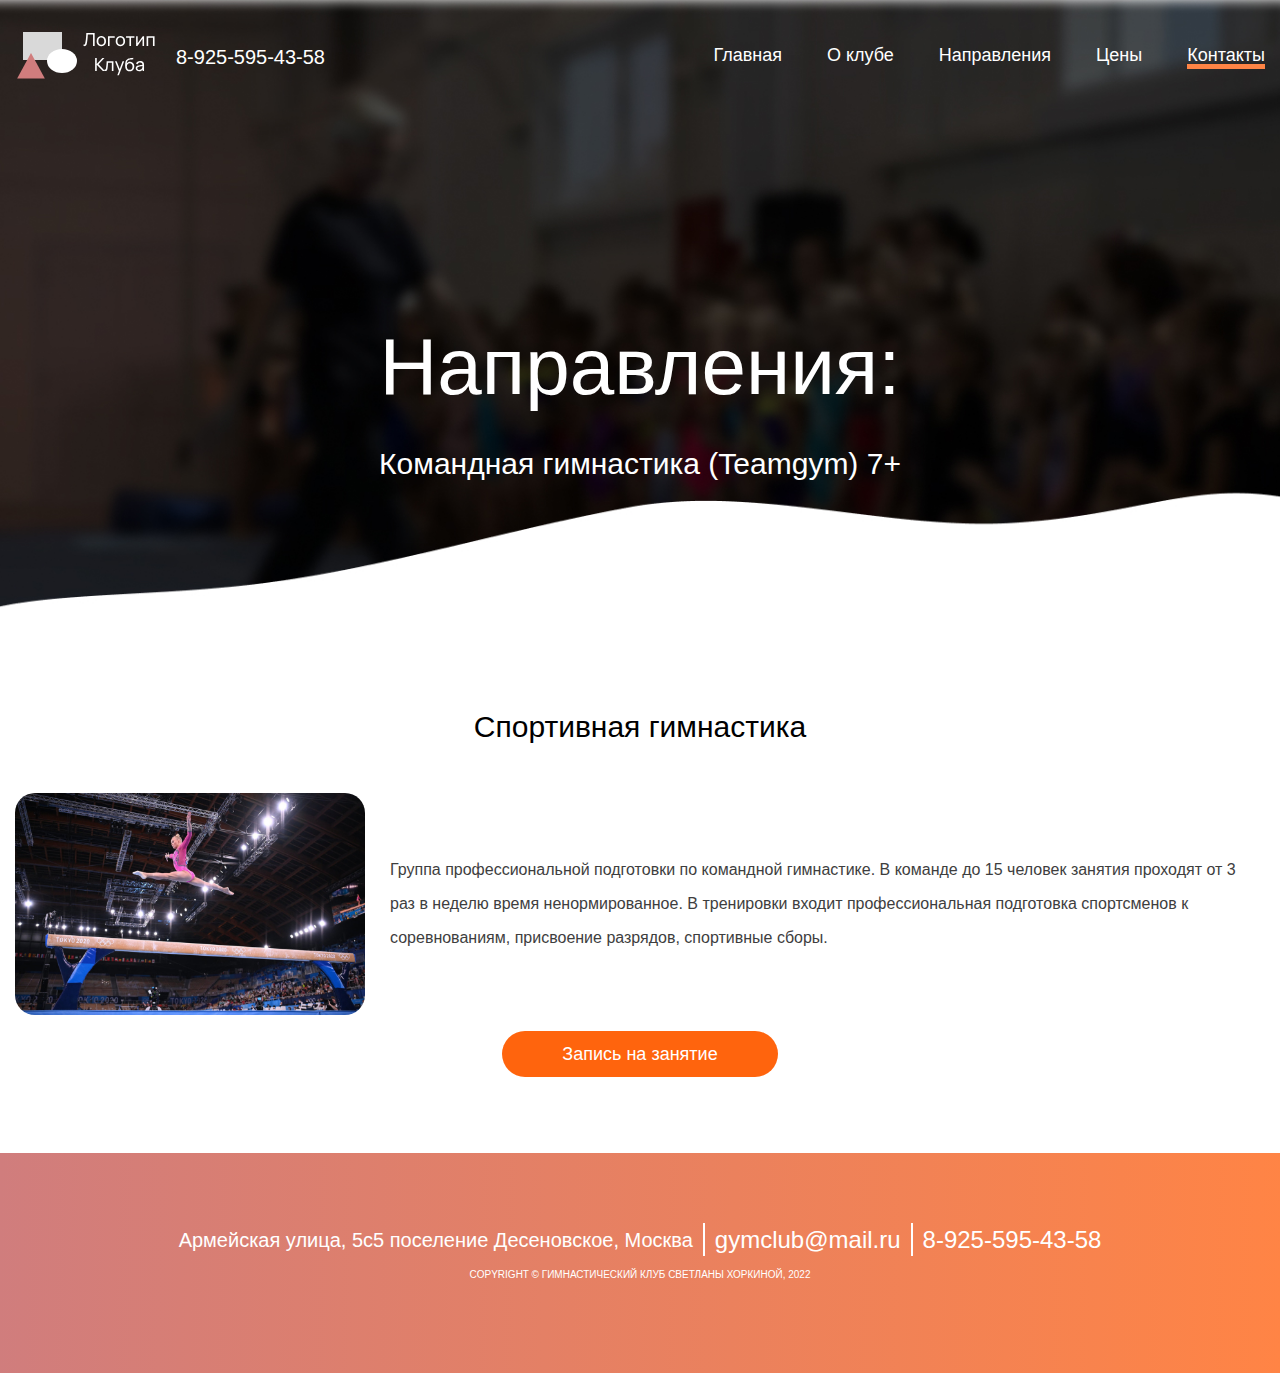
<file: teamgym.html>
<!DOCTYPE html>
<html lang="en">
<head>
    <meta charset="UTF-8">
    <meta http-equiv="X-UA-Compatible" content="IE=edge">
    <meta name="viewport" content="width=device-width, initial-scale=1.0">
    <link rel="stylesheet" href="css/resets.css">
    <link rel="stylesheet" href="css/main.css">
    <title>Командная гимнастика (Teamgym) 7+</title>
</head>
<body>
    <header class="about_header">
        <div class="container">
            <div class="header_top">
                <div class="header_top__logotel">
                    <img src="./images/лжелого.svg" alt="Лого">
                    <a href="tel:+79857619083">8-925-595-43-58</a>
                </div>
                <nav class="header_top__nav">
                    <div class="menuToggle icon">
                        <div class="hamburger"></div>
                    </div>
                    <ul class="header_top__ul">
                        <li class="header_top__item">
                            <a href="./index.html">Главная</a>
                        </li>
                        <li class="header_top__item">
                            <a href="./about.html">О клубе</a>
                        </li>
                        <li class="header_top__item dir_menu_list">
                            <a href="#">Направления</a>
                        </li>
                        <li class="header_top__item">
                            <a href="./price.html">Цены</a>
                        </li>
                        <li class="header_top__item active">
                            <a href="./contacts.html">Контакты</a>
                        </li>
                    </ul>
                    <div class="hide_links hide">
                        <a href="./sport_gym.html">Спортивная гимнастика для детей</a>
                        <a href="./prof_gym.html">Профессиональная спортивная гинастика</a>
                        <a href="./akr.html">Акробатика</a>
                        <a href="./teamgym.html">Командная гимнастика (Teamgym)</a>
                        <a href="./akr18.html">Занятия 18+</a>
                        <a href="./horeog.html">Хореография</a>
                    </div>
                </nav>
            </div>
            <div class="secstr_title">
                <h1>Направления:<br><span class="secstr_title_mins">Командная гимнастика (Teamgym) 7+</span></h1>
            </div>
        </div>
    </header>
    <main>
        <section class="sg_content">
            <div class="container">
                <h2 class="section_title">Спортивная гимнастика</h2>
                <div class="sg_content__inf">
                    <img src="./images/sport_gym.jpg" alt="">
                    <p>Группа профессиональной подготовки по командной гимнастике. В команде до 15 человек занятия проходят от 3 раз в неделю время ненормированное. В тренировки входит профессиональная подготовка спортсменов к соревнованиям, присвоение разрядов, спортивные сборы.</p>
                </div>
                <div class="main_btn_block">
                    <a href="#" class="main_btn">Запись на занятие</a>
                </div>
            </div>
        </section>
    </main>
    <footer class="footer">
        <div class="footer__contacts">
            <p>Армейская улица, 5с5 поселение Десеновское, Москва</p>
            <div class="footer__contacts_line"></div>
            <a href="mailto:">gymclub@mail.ru</a>
            <div class="footer__contacts_line"></div>
            <a href="tel:+79857619083">8-925-595-43-58</a>
        </div>
        <p class="footer__copy">COPYRIGHT © ГИМНАСТИЧЕСКИЙ КЛУБ СВЕТЛАНЫ ХОРКИНОЙ, 2022</p>
    </footer>
    <script src="https://ajax.googleapis.com/ajax/libs/jquery/3.6.0/jquery.min.js"></script>
    <script src="./js/main.js"></script>
</body>
</html>
</file>
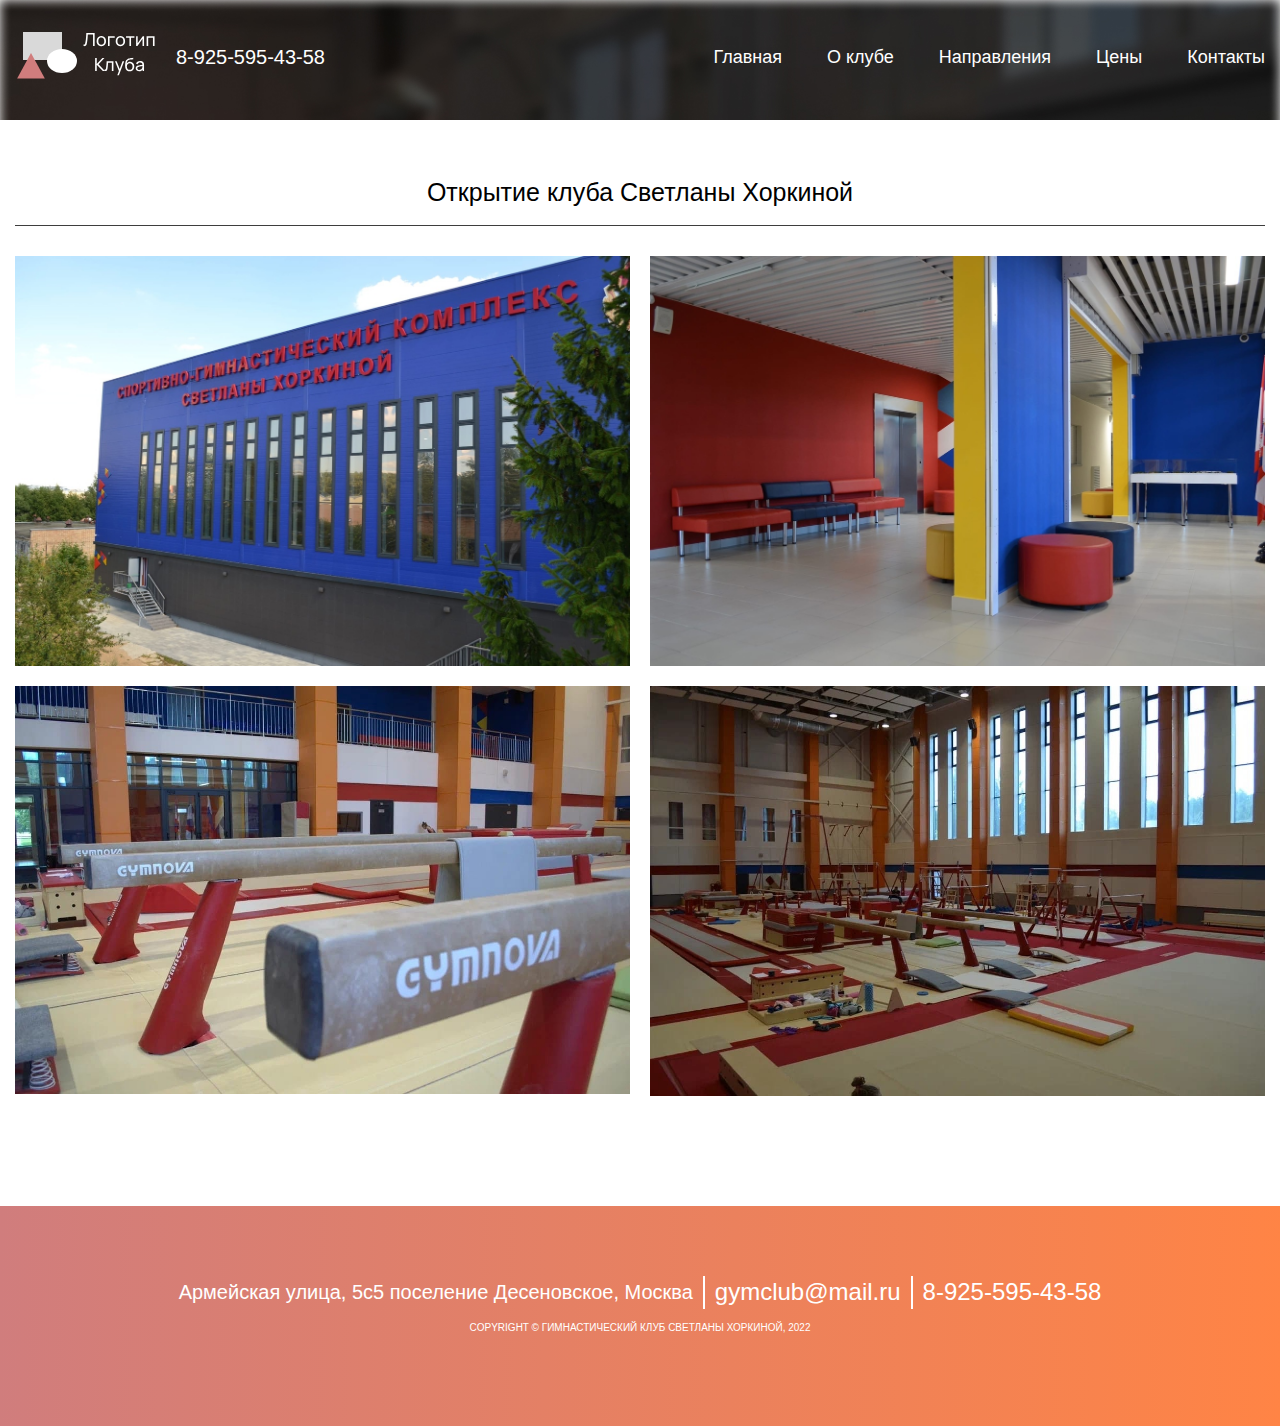
<file: news_layouts/news1.html>
<!DOCTYPE html>
<html lang="en">
<head>
    <meta charset="UTF-8">
    <meta http-equiv="X-UA-Compatible" content="IE=edge">
    <meta name="viewport" content="width=device-width, initial-scale=1.0">
    <link rel="stylesheet" href="./../css/resets.css">
    <link rel="stylesheet" href="./../css/main.css">
    <title>Гимнастический клуб Светланы Хоркиной</title>
</head>
<body>
    <header class="about_header news">
        <div class="container">
            <div class="header_top">
                <div class="header_top__logotel">
                    <img src="./../images/лжелого.svg" alt="Лого">
                    <a href="tel:+79857619083">8-925-595-43-58</a>
                </div>
                <nav class="header_top__nav">
                    <div class="menuToggle icon">
                        <div class="hamburger"></div>
                    </div>
                    <ul class="header_top__ul">
                        
                        <li class="header_top__item">
                            <a href="./../index.html">Главная</a>
                        </li>
                        <li class="header_top__item">
                            <a href="./../about.html">О клубе</a>
                        </li>
                        <li class="header_top__item dir_menu_list">
                            <a href="#">Направления</a>
                        </li>
                        <li class="header_top__item">
                            <a href="./../price.html">Цены</a>
                        </li>
                        <li class="header_top__item">
                            <a href="./../contacts.html">Контакты</a>
                        </li>
                    </ul>
                    <div class="hide_links hide">
                        <a href="./../sport_gym.html">Спортивная гимнастика для детей</a>
                        <a href="./../prof_gym.html">Профессиональная спортивная гинастика</a>
                        <a href="./../akr.html">Акробатика</a>
                        <a href="./../teamgym.html">Командная гимнастика (Teamgym)</a>
                        <a href="./../akr18.html">Занятия 18+</a>
                        <a href="./../horeog.html">Хореография</a>
                    </div>
                </nav>
            </div>
            
        </div>
    </header>
    <main>
        <section class="news_more">
            <div class="container">
                <p class="news_more__title">Открытие клуба Светланы Хоркиной</p>
                <div class="news_more__photos">
                    <img src="./../images/news1_photo1.jpg" alt="">
                    <img src="./../images/news1_photo2.jpg" alt="">
                    <img src="./../images/news1_photo3.jpg" alt="">
                    <img src="./../images/news1_photo4.jpg" alt="">
                </div>
            </div>
        </section>
    </main>
    <footer class="footer">
        <div class="footer__contacts">
            <p>Армейская улица, 5с5 поселение Десеновское, Москва</p>
            <div class="footer__contacts_line"></div>
            <a href="mailto:">gymclub@mail.ru</a>
            <div class="footer__contacts_line"></div>
            <a href="tel:+79857619083">8-925-595-43-58</a>
        </div>
        <p class="footer__copy">COPYRIGHT © ГИМНАСТИЧЕСКИЙ КЛУБ СВЕТЛАНЫ ХОРКИНОЙ, 2022</p>
    </footer>
    <script src="https://ajax.googleapis.com/ajax/libs/jquery/3.6.0/jquery.min.js"></script>
    <script src="./../js/main.js"></script>
</body>
</html>
</file>
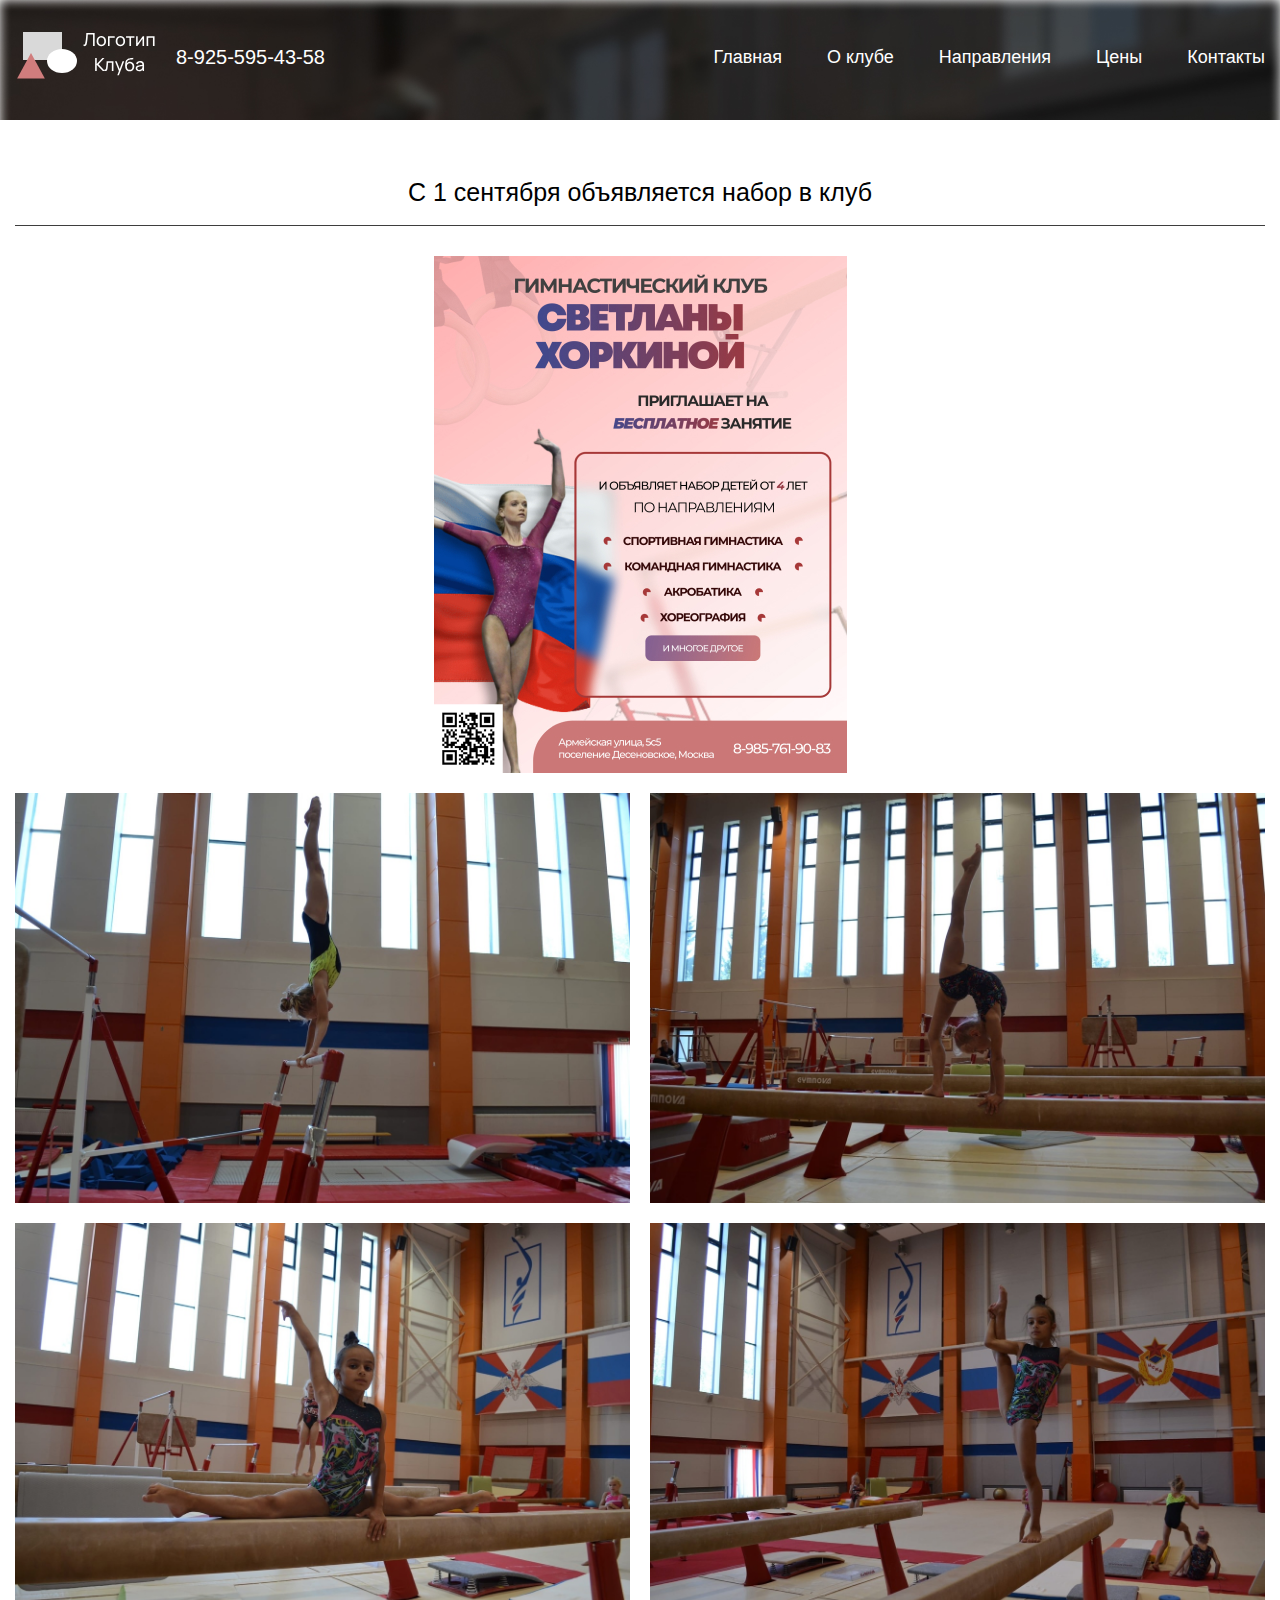
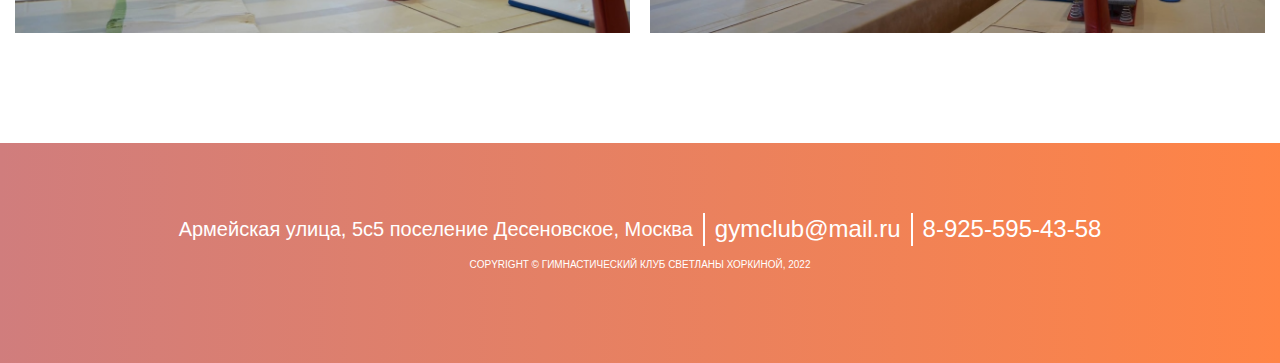
<file: news_layouts/news2.html>
<!DOCTYPE html>
<html lang="en">
<head>
    <meta charset="UTF-8">
    <meta http-equiv="X-UA-Compatible" content="IE=edge">
    <meta name="viewport" content="width=device-width, initial-scale=1.0">
    <link rel="stylesheet" href="./../css/resets.css">
    <link rel="stylesheet" href="./../css/main.css">
    <title>Гимнастический клуб Светланы Хоркиной</title>
</head>
<body>
    <header class="about_header news">
        <div class="container">
            <div class="header_top">
                <div class="header_top__logotel">
                    <img src="./../images/лжелого.svg" alt="Лого">
                    <a href="tel:+79857619083">8-925-595-43-58</a>
                </div>
                <nav class="header_top__nav">
                    <div class="menuToggle icon">
                        <div class="hamburger"></div>
                    </div>
                    <ul class="header_top__ul">
                        
                        <li class="header_top__item">
                            <a href="./../index.html">Главная</a>
                        </li>
                        <li class="header_top__item">
                            <a href="./../about.html">О клубе</a>
                        </li>
                        <li class="header_top__item dir_menu_list">
                            <a href="#">Направления</a>
                        </li>
                        <li class="header_top__item">
                            <a href="./../price.html">Цены</a>
                        </li>
                        <li class="header_top__item">
                            <a href="./../contacts.html">Контакты</a>
                        </li>
                    </ul>
                    <div class="hide_links hide">
                        <a href="./../sport_gym.html">Спортивная гимнастика для детей</a>
                        <a href="./../prof_gym.html">Профессиональная спортивная гинастика</a>
                        <a href="./../akr.html">Акробатика</a>
                        <a href="./../teamgym.html">Командная гимнастика (Teamgym)</a>
                        <a href="./../akr18.html">Занятия 18+</a>
                        <a href="./../horeog.html">Хореография</a>
                    </div>
                </nav>
            </div>
            
        </div>
    </header>
    <main>
        <section class="news_more">
            <div class="container">
                <p class="news_more__title">С 1 сентября объявляется набор в клуб</p>
                <img src="./../images/banner__img.jpg" alt="" class="news_more__banner">
                <div class="news_more__photos news2_wbanner">
                    
                    <img src="./../images/news2_photo1.jpg" alt="">
                    <img src="./../images/news2_photo2.jpg" alt="">
                    <img src="./../images/news2_photo3.jpg" alt="">
                    <!-- <img src="./../images/news2_photo4.jpg" alt=""> -->
                    <!-- <img src="./../images/news2_photo5.jpg" alt=""> -->
                    <img src="./../images/news2_photo6.jpg" alt="">
                </div>
            </div>
        </section>
    </main>
    <footer class="footer">
        <div class="footer__contacts">
            <p>Армейская улица, 5с5 поселение Десеновское, Москва</p>
            <div class="footer__contacts_line"></div>
            <a href="mailto:">gymclub@mail.ru</a>
            <div class="footer__contacts_line"></div>
            <a href="tel:+79857619083">8-925-595-43-58</a>
        </div>
        <p class="footer__copy">COPYRIGHT © ГИМНАСТИЧЕСКИЙ КЛУБ СВЕТЛАНЫ ХОРКИНОЙ, 2022</p>
    </footer>
    <script src="https://ajax.googleapis.com/ajax/libs/jquery/3.6.0/jquery.min.js"></script>
    <script src="./../js/main.js"></script>
</body>
</html>
</file>
<file: css/main.css>
@font-face {
    font-family: "Angry";
    src: url("./../fonts/Angry.otf") format("otf");
}

@font-face {
    font-family: "Helvetica";
    src: url("./../fonts/helvetica_bold.otf") format("otf");
    font-weight: 700;
}

@font-face {
    font-family: "Helvetica";
    src: url("./../fonts/helvetica_regular.otf") format("otf");
    font-weight: 400;
}

@font-face {
    font-family: "Helvetica";
    src: url("./../fonts/helvetica_light.otf") format("otf");
    font-weight: 200;
}

/* *{
    outline: 1px solid red;
} */

.hide{
    display: none !important;
}

.header_back_video{
    width: 100vw;
    height: 100vh !important;
    position: absolute;
    top: 0;
    left: 0;
    object-fit: cover;
}

body{
    font-family: 'Helvetica', sans-serif;
}

.secstr_title{
    font-family: "Angry", sans-serif;
    font-size: 80px;
    color: #fff;
    text-align: center;
    padding-top: 40px;
}

.secstr_title_mins{
    font-size: 30px;
    line-height: 45px;
}

.owl-dots{
    display: flex;
    justify-content: center;
    gap: 7px;
}

.owl-carousel .owl-item img{
    border-radius: 20px 20px 0 0;
}


.coaches{
    padding-bottom: 0;
}

.header_top__logotel{
    display: flex;
    align-items: center;
    gap: 20px;
}

.header_top__logotel a{
color: #fff;
font-size: 20px;
}

.coaches__plac{
    padding: 30px 0;
    background: url("./../images/IMG_1004.jpg") no-repeat center top /cover;
}

.coaches__plac>p{
    width: 100%;
    max-width: 700px;
    text-align: center;
    font-size: 40px;
    line-height: 60px;
    color: #fff;
    display: block;
    margin: 0 auto;
}

.owl-dot{
    height: 15px !important;
    width: 15px !important;
    background-color: #D9D9D9 !important;
    border-radius: 50%;
}

.owl-dot.active{
    background-color: #09A77B !important;
}

footer{
    background: linear-gradient(91.08deg, #D07D7D 0%, #FF8445 100%);
    min-height: 220px;
    margin-top: 30px;
    color: #fff;
}

.footer__contacts{
    display: flex;
    align-items: center;
    justify-content: center;
    padding-top: 70px;
    gap: 10px;
    margin-bottom: 14px;
}

.footer__contacts>p{
    font-size: 20px;
}

.footer__contacts>a{
    font-size: 24px;
    color: #fff;
}

.footer__copy{
    font-size: 10px;
    text-align: center;
}

.footer__contacts_line{
    width: 2px;
    height: 33px;
    background-color: #fff;
}

.container{
    max-width: 1310px;
    padding: 0 15px;
    width: 100%;
    margin: 0 auto;
}

section{
    padding-top: 60px;
    padding-bottom: 60px;
}

.section_title{
    text-align: center;
    font-family: 'Angry', sans-serif;
    font-size: 30px;
    margin-bottom: 50px;
    line-height: 33px;
}

.main_btn_block{
    text-align: center;
}

.news_more__title{
    font-family: "Angry", sans-serif;
    font-size: 25px;
    margin-bottom: 30px;
    text-align: center;
    padding-bottom: 20px;
    border-bottom: 1px solid #3e3e3e;
}

.news2_wbanner{
    grid-template-columns: repeat(2, 1fr) !important;
    grid-row: 1/3 !important;
}

.news_more__banner{
    display: block;
    margin: 0 auto;
    margin-bottom: 20px;
}

.news_more__photos{
    display: grid;
    grid-template-columns: repeat(2, 1fr);
    grid-template-rows: repeat(3,auto);
    row-gap: 20px;
    column-gap: 20px;
}

.news_more__photos img{
    width: 100%;
}

.main_btn_index{
    animation: anim_btn 1s ease infinite;
}

.main_btn{
    padding: 13px 60px;
    background-color: #FF640D;
    border-radius: 50px;
    color: #fff;
    font-size: 18px;
    transition: all .2s ease;
}

.main_btn:hover{
    background-color: #FF8947;
}

.hide_links{
    display: flex;
    flex-direction: column;
    align-items: flex-start;
    position: absolute;
    right: 130px;
}

.header_top__nav{
    position: relative;
}

.hide_links>a{
    display: inline-block;
    padding: 15px 15px;
    width: 350px;
    background-color: #fff;
    font-size: 16px;
    color: #3E3E3E;
    border-bottom: 1px solid rgb(146, 146, 146);
}

.hide_links>a:hover{
    background-color: rgb(235, 235, 235);
}

.sec_btn{
    padding: 13px 50px;
    background-color: #FF640D;
    border-radius: 50px;
    color: #fff;
    font-size: 18px;
    box-sizing: content-box;
    transition: all .2s ease;
}

.sec_btn:hover{
    background-color: #FF8947;
}

.index_header{
    height: 100vh;
    min-height: 750px;
    background: linear-gradient(180deg, rgba(0, 0, 0, 0.7) 71.35%, #FFFFFF 220%), url("./../images/main_bg_1.jpg") no-repeat center /cover;
    /* filter: blur(10px); */
    
}

.about_header.news{
    height: 120px !important;
}

.header_top__ul{
    display: flex;
    gap: 45px;
}

.header_top__ul a{
    color: #FFFFFF;
    font-family: 'Helvetica', sans-serif;
    font-weight: 200;
    font-size: 18px;
    text-align: center;
}

.header_top__item.active{
    border-bottom: 5px solid #FF8445;
}

.header_top__item{
    border-bottom: 0px solid #FF8445;
    transition: all .1s ease;
}

.header_top__item:hover{
    border-bottom: 5px solid #ffb28c;
}

.header_top{
    display: flex;
    align-items: center;
    justify-content: space-between;
    margin-bottom: 200px;
    padding-top: 27px;
    position: relative;
}

.index_header__center{
    max-width: 1024px;
    width: 100%;
    margin: 0 auto;
    position: relative;
}

.index_header__center_nums{
    display: flex;
    align-items: center;
    justify-content: space-around;
    /* justify-content: center; */
    /* gap: 160px; */
}

.index_header__center_nums_item{
    padding: 15px 35px;
    border: 2px solid #09A77B;
    border-radius: 100px;
    font-size: 20px;
    text-align: center;
    color: #fff;
}

.index_header__center_nums_dif{
    font-family: 'Angry', sans-serif;
    font-size: 40px;
}

.index_header__center>img{
    display: block;
    margin: 0 auto;
    width: 100%;
    margin-bottom: 60px;
}

.news__slider{
    display: flex;
    align-items: center;
    justify-content: space-between;
}

.news__slider_item{
    position: relative;
    display: flex;
    align-items: center;
    flex-direction: column;
    margin-bottom: 20px;
}

.news__slider_title{
    position: absolute;
    top: 50%;
    transform: translateY(-50%);
    font-size: 26px;
    color: #fff;
    padding: 33px;
    width: 328px;
    line-height: 36px;
}

.news__slider_img_box{
    display: inline-block;
    background-color: #000;
    border-radius: 27px;
    border: 3px solid #09A77B;
}

.news__slider_item img{
    border-radius: 27px;
    opacity: 0.3;
    width: 394px !important;
    height: 385px;
    object-fit: cover;
}

.news__slider_item>.sec_btn{
    margin-top: -22px;
    z-index: 9999;
}

.coaches__slider{
    display: flex;
    align-items: center;
    justify-content: space-between;
    color: #3E3E3E;
}

.coaches__slider_item{
    display: flex;
    align-items: center;
    gap: 23px;
}

.coaches__slider_item>img{
    border-radius: 20px 0px 0px 20px;
}

.coaches__slider_item_inf{
    padding: 40px 32px 40px 40px;
    max-width: 500px;
    min-width: 300px;
    width: 100%;
    background-image: url("data:image/svg+xml,%3csvg width='100%25' height='100%25' xmlns='http://www.w3.org/2000/svg'%3e%3crect width='100%25' height='100%25' fill='none' stroke='%23FF640DFF' stroke-width='6' stroke-dasharray='10%2c 20' stroke-dashoffset='0' stroke-linecap='square'/%3e%3c/svg%3e");
}

.coaches__slider_item_name{
    font-weight: bold;
    font-size: 34px;
    margin-bottom: 11px;
}

.coaches__slider_item_type{
    display: inline-block;
    padding: 8px 22px;
    color: #000;
    font-size: 12px;
    background: rgba(9, 167, 123, 0.28);
    border-radius: 10px;
    margin-bottom: 11px;
}

.coaches__slider_item_about{
    font-size: 15px;
    line-height: 21px;
}

.main_contacts_block{
    margin: 0 auto;
    width: 692px;
    height: 471px;
    background: url("./../images/main_contacts_bg.png") no-repeat center;
    padding-top: 85px;
}

.main_contacts_block_line{
    text-align: center;
    margin-bottom: 25px;
}

.main_contacts_block_line>p{
    color: #3e3e3e;
    font-size: 28px;
    margin-bottom: 10px;
}

.main_contacts_block_line>a{
    color: #3e3e3e;
    font-size: 24px;
    font-weight: bold;
}

/* о клубе */

.about_header{
    background: url("./../images/sec_str_header_bg.jpg") no-repeat center top /cover;
    height: 650px;
}

.green_text{
    color: #09A77B;
}

.prices__list{
    display: flex;
    justify-content: space-between;
    align-items: start;
    flex-wrap: wrap;
}

.prices__item{
    display: inline-block;
    background-image: url("data:image/svg+xml,%3csvg width='100%25' height='100%25' xmlns='http://www.w3.org/2000/svg'%3e%3crect width='100%25' height='100%25' fill='none' rx='20' ry='20' stroke='%23FF640DFF' stroke-width='6' stroke-dasharray='10%2c 16' stroke-dashoffset='0' stroke-linecap='square'/%3e%3c/svg%3e");
    border-radius: 20px;
    margin-bottom: 50px;
    height: 489px;
    position: relative;
}

.prices__item>.sec_btn{
    position: absolute;
    bottom: -20px;
    left: 50%;
    transform: translateX(-50%);
}

.prices__item>img{
    margin-bottom: 35px;
}

.prices__item{
    color: #3E3E3E;
    font-size: 25px;
    text-align: center;
}

.prices__item>p{
    font-size: 20px;
    margin-top: 10px;
    margin-bottom: 45px;
}

.prices__item_name{
    max-width: 310px;
    display: block;
    margin: 0 auto;
    line-height: 30px;
}

/* .prices__item_name_min{
    font-size: 16px;
} */

.invite__content{
    position: relative;
    height: 611px;
}

.invite__content_left{
    position: relative;
    z-index: 9999;
}

.invite__bg_line{
    position: absolute;
    bottom: 0;
    left: 0;
    height: 275px;
    width: 100%;
    background-color: #09A77B;
    z-index: 1;
}

.invite__content_right{
    position: relative;
}

.invite__content_right_copy{
    margin-bottom: 25px;
}

.invite__content_right_copy>img{
    margin-left: -35px;
}

.invite__content_right_copy>p{
    font-family: 'Open Sans';
    font-style: italic;
    font-weight: 400;
    font-size: 18px;
    line-height: 25px;
    max-width: 480px;
}

.invite__content_right_hor{
    position: absolute;
    bottom: 100px;
    z-index: 999;
}

.invite__content_right_hor h2{
    font-size: 34px;
    font-weight: bold;
    color: #fff;
    margin-bottom: 20px;
}

.invite__content_right_hor p{
    color: #fff;
    font-size: 16px;
    font-weight: normal;
    line-height: 22px;
}

.invite__content_twos{
    display: flex;
    justify-content: center;
    gap: 60px;
}

.invite__content_right_inv_link{
    width: 88px;
    display: flex;
    flex-direction: column;
    align-items: center;
    gap: 7px;
}

.invite__content_right_inv_btn{
    display: block;
    background: #09A77B;
    box-shadow: inset 0px -10px 20px rgba(0, 0, 0, 0.25), inset 0px 10px 20px rgba(0, 0, 0, 0.25);
    border-radius: 50%;
    width: 75px;
    height: 75px;
    display: grid;
    align-items: center;
    justify-content: center;
    transition: all .2s ease;
    z-index: 99999;
}

.invite__content_right_inv_link{
    text-align: center;
}

.invite__content_right_inv_btn>img{
    margin-left: 3px;
}

.invite__content_right_inv_btn:hover{
    background: #22bb90;
}

.invite__content_right_inv_link_text{
    color: #3E3E3E;
    display: inline-block;
}

.about_clubinf__linewp>img{
    width: 330px;
    border-radius: 20px;
}

.about_clubinf__linewp{
    display: flex;
    align-items: center;
    gap: 40px;
    color: #3E3E3E;
    font-size: 20px;
    line-height: 30px;
    margin-bottom: 40px;
}

.contacts_main__blobs{
    display: flex;
    align-items: center;
    justify-content: center;
    gap: 50px;
    flex-wrap: wrap;
}

.contacts_main__blob{
    width: 466px;
    height: 374px;
    text-align: center;
    display: grid;
    align-items: center;
    justify-content: center;
}

.contacts_main__blob:nth-child(1){
    background: url("./../images/blob1.png") no-repeat center top /cover;
}
.contacts_main__blob:nth-child(2){
    background: url("./../images/blob2.png") no-repeat center top /cover;
    width: 520px;
    height: 400px;
}
.contacts_main__blob:nth-child(3){
    background: url("./../images/blob3.png") no-repeat center top /cover;
    width: 652px;
    height: 444px;
}

.contacts_main__blob_content>img{
    margin-bottom: 13px;
}

.contacts_main__blob_content>h3{
    font-family: "Angry", sans-serif;
    font-size: 30px;
    margin-bottom: 20px;
}

.contacts_main__blob_content>a{
    color: #3E3E3E;
    font-size: 24px;
}

.place__infline_address{
    padding-left: 30px;
    border-left: 3px solid #09A77B;
}

.place__infline_address>p:nth-child(1){
    font-size: 18px;
    margin-bottom: 8px;
}
.place__infline_address>p:nth-child(2){
    font-size: 22px;
}

.place__infline_time>p:nth-child(1){
    font-size: 18px;
    margin-bottom: 8px;
}
.place__infline_time>p:nth-child(2){
    font-size: 22px;
}

.place__infline{
    display: flex;
    align-items: flex-start;
    gap: 40px;
    margin-bottom: 50px;
}

.directions__item{
    margin-bottom: 50px;
}

.direction_item__title{
    font-size: 22px;
    margin-bottom: 20px;
    text-align: center;
    padding-bottom: 10px;
    border-bottom: 2px solid #FF640D;
}

.faq__content_item{
    margin-bottom: 25px;
}

.faq__content_item_showed{
    display: flex;
    align-items: center;
    justify-content: space-between;
    margin-bottom: 15px;
    padding: 10px 0;
}

.faq__content_item_showed img.reverse{
    transform: rotate(180deg);
}

.faq__content_item_showed>p{
    font-size: 24px;
    line-height: 36px;
    color: #3E3E3E;
    display: inline-block;
}

.faq__content_item_showed>img{
    margin-top: -5px;
    display: inline-block;
}

.faq__content_item_hided{
    font-size: 18px;
    color: #5e5e5e;
    line-height: 27px;
    text-align: justify;
}
.form{
    background: linear-gradient(91.08deg, #D07D7D 0%, #FF8445 100%);
}

.form .section_title{
    color: #fff;
}

.form__inputs{
    padding: 30px 15px;
    
}

.form__inputs input[type="text"],
.form__inputs input[type="number"],
#form_inputs_directions{
    display: block;
    padding: 20px;
    width: 100%;
    border: 2px solid #fff;
    border-radius: 10px;
    margin-bottom: 15px;
    font-size: 18px;
}

#form_inputs_directions option{
    font-size: 14px;
}

.form__inputs_s input{
    display: none;
}

.form__inputs_s{
    display: flex;
    gap: 10px;
    font-size: 20px;
    color: #fff;
}

.form__inputs_s label{
    display: block;
    padding: 20px 0;
    width: 100%;
    text-align: center;
    border: 2px solid #fff;
    border-radius: 10px;
    margin-bottom: 15px;
}

.form__input_title{
    color: #fff;
    font-size: 16px;
    margin-bottom: 20px;
}

.form__inputs_s input[type=radio]:checked + label {
	background: #fff;
    color: #3e3e3e;
}

.form__btn{
    font-size: 22px;
    width: 100%;
    margin-top: 20px;
    padding: 22px;
    background-color: transparent;
    border: 2px solid #fff;
    border-radius: 10px;
    color: #fff;
}

.header_top.stickytop{
    position: fixed;
    top: 0;
    left: 0;
    width: 100vw;
    background-color: #fff;
    z-index: 999999;
    padding: 27px 15px;
    box-shadow: 0px 5px 30px rgba(0, 0, 0, 0.2);
}

.place__infline_address>p:nth-child(1){
    line-height: 27px;
    margin-bottom: 15px;
}

.main_contacts_block{
    margin-bottom: 60px;
}

/* .directions__content{
    display: grid;
    grid-template-columns: repeat(2, 1fr);
    column-gap: 80px;
} */

.directions__content>.directions__item:nth-child(odd) .sg_content__inf{
    flex-direction: row-reverse;
}

.sg_content__inf{
    display: flex;
    align-items: center;
    gap: 25px;
    font-size: 20px;
    color: #3E3E3E;
    line-height: 34px;
    margin-bottom: 30px;
}

.sg_content__inf>p{
    font-size: 16px;
}

.sg_content__inf>img{
    width: 350px;
    border-radius: 20px;
}

.dir_menu_list:hover{
    border: none;
}

/* *{
    outline: 1px solid red;
} */

.icon {
    width: 25px;
    height: 25px;
    cursor: pointer;
    display: none;
}

.hamburger {
    transform: translate(-50%, -50%);
    transition: 0.5s;
    display: inline-block;
    margin-left: -20px;
}

.header_top__logotel.scroll_top_tel>a{
    color: #3e3e3e;
}

.hamburger.scroll_js:before,
.hamburger.scroll_js:after{
    background-color: #3e3e3e;
}

.hamburger:before,
.hamburger:after {
    content: "";
    width: 40px;
    height: 4px;
    position: absolute;
    background: #fff;
    transition: 0.5s;
}

.hamburger:before {
    top: -7px;
}

.hamburger:after {
    top: 7px;
}

.icon.active .hamburger {
    background: rgba(0, 0, 0, 0);
}

.index_header__mob{
    display: none !important;
}

.icon.active .hamburger:before {
    top: 0;
    transform: rotate(45deg);
}

.icon.active .hamburger:after {
    top: 0;
    transform: rotate(135deg);
}

.steps__content .steps__content_item:nth-child(odd){
    flex-direction: row-reverse;
}

.steps__content .steps__content_item:last-child{
    margin-bottom: 0;
}

.steps__content_item{
    display: flex;
    align-items: center;
    justify-content: space-between;
    gap: 20px;
    margin-bottom: 50px;
    color: #3e3e3e;
}

.steps__content_item_text h3{
    font-size: 20px;
    font-weight: bold;
    margin-bottom: 10px;
    line-height: 28px;
}

.steps__content_item_text p{
    font-size: 16px;
    line-height: 22px;
}

.modal_back{
    display: none;
}

.modal_back_flex{
    display: flex;
    align-items: center;
    justify-content: center;
}

.modal_content__close{
    color: #3e3e3e;
}

.modal_back:before {
	content: '';
	background: #000;
	position: fixed; 
	left: 0;
	top: 0;
	width: 100%; 
	height: 100%;
	opacity: 0.7;
	z-index: 999999;
}

.modal_content {
    position: fixed;
    top: 50%;
    transform: translateY(-50%);
    height: 100vh;
	/* padding: 20px 20px;
    margin: 0 auto;	
	background: #fff;
	border-radius: 10px;  */
	z-index: 999999;
	opacity: 1;	
    /* padding-top: 50px; */
}
.modal_content__close {
	position: absolute;
	top: 15px;
	right: 20px;
}

#modal_video{
    width: 100%;
    height: 100%;
    border-radius: 10px; 
}

@keyframes anim_btn {
    0% {
        filter: drop-shadow(0px 0px 15px #FF640D);
    }
    
    50% {
        filter: drop-shadow(0px 0px 0px #FF640D);
    }
    
    100% {
        filter: drop-shadow(0px 0px 15px #FF640D);
    }
    
  }

@media (max-width: 1288px){
    .prices__list{
        justify-content: center;
        gap: 20px;
    }
}

@media (max-width: 1024px) {

}
  
@media (max-width: 991px) {
}
  
@media (max-width: 800px) {
    .footer__contacts{
        display: block;
        text-align: center;
    }

    .footer>*,
    .footer__contacts>*{
        display: block;
    }

    .footer__contacts>*{
        padding: 20px 0;
        border-bottom: 1px solid #e46742;   
    }

    .footer__copy{
        padding: 20px 0;
    }

    .footer__contacts_line{
        display: none;
    }

    .main_contacts_block{
        width: 100%;
        overflow: hidden;
    }

    .footer{
        padding-bottom: 50px;
    }

    .invite__content_right_copy>p{
        font-size: 16px;
    }

    .invite__content_right_hor{
        bottom: 70px;
    }

    .about_clubinf__linewp{
        display: block;
    }

    .about_clubinf__linewp>img{
        display: block;
        margin: 0 auto;
        margin-bottom: 20px;
    }
}

@media( max-width: 790px){

    .news_more__photos{
        grid-template-columns: 1fr;
    }

    .news2_wbanner{
        grid-template-columns: 1fr !important;
    }

    .hamburger:before,
    .hamburger:after{
        
    }

    .menuToggle{
        display: block;
    }

    

    .header_top__ul{
        display: none;
        position: absolute;
        z-index: 9999;
        right: 0px;
        top: 50px;
        background: #fdfdfd;
        width: 100vw;
        height: auto;
        padding-left: 15px;
    }
    .header_top__ul li a{
        text-align: left;
        display: block;
        padding: 20px;
        border-bottom:1px solid #c7c7c7;
    }
    .header_top__ul a{
        color: #3E3E3E;
    }
    .header_top__ul li.active{
        border: none;
    }
}
  
@media (max-width: 531px) {

    .header_top__logotel a{
        color: #fff;
    }

    .coaches__slider>img{
        display: none;
    }

    .coaches__slider_item{
        /* display: block; */
        flex-direction: column;
        justify-content: center;
    }

    .coaches__slider_item>img{
        border-radius: 20px 20px 0 0;
    }

    .news_more__banner{
        width: 100%;
    }

    .news__slider_item img{
        width: 380px !important;
    }

    .hamburger:before,
    .hamburger:after{
        
    }

    .index_header{
        /* background: url("./../images/child-gymnastics-balance-beam-girl-gymnast-athlete-during-an-exercise-horizontal-bar-in-gymnastics-competitions-coach-with-child\ 1.jpg"); */
    }
    .hide_links{
        right: 0;
        top: 50px;
        box-shadow: -5px 7px 30px rgba(0, 0, 0, 0.3);
    }
    .index_header__desc{
        display: none !important;
    }

    .index_header__mob{
        display: block !important;
    }

    .about_header{
        background: url("./../images/mob-head.png") no-repeat center top /cover;
        height: 500px;
    }

    

    .banner__img{
        display: block;
        margin: 0 auto;
        width: 100% !important;
    }

    .banner{
        display: block !important;
        padding: 0;
    }

    header h1{
        color: #3E3E3E;
    }

    .secstr_title{
        font-size: 40px;
    }

    .index_header__center_nums_dif{
        font-size: 20px;
    }

    .invite{
        box-sizing: content-box;
    }

    .index_header__center_nums_item{
        font-size: 18px;
        padding: 15px 20px;
        color: #3E3E3E;
    }

    .invite__bg_line{
        position: static;
        height: 380px;
        /* display: none; */
    }

    .invite__content{
        height: auto;
    }

    .invite__content_twos{
        display: block;
    }

    .invite__content_right_inv{
        position: absolute;
        right: 70px;
        bottom: 40px;
    }

    .invite__content_left img{
        width: 130px;
        margin-left: 70px;
    }

    .invite__content_right_hor{
        padding: 0 15px;
        bottom: -330px;
    }

    .invite__content_right_copy{
        position: absolute;
        bottom: -200px;
        padding: 0 15px;
        color: #fff;
    }

    .invite__content_right_copy>img{
        margin-left: -10px;
    }

    .place__infline{
        display: block;
    }

    .place__infline_address{
        margin-bottom: 30px;
    }
    .sg_content__inf{
        display: block;
    }

    .sg_content__inf>img{
        display: block;
        margin: 0 auto;
        margin-bottom: 20px;
    }
}

@media (max-width: 400px){
    .news__slider_item img{
        width: 340px !important;
    }
    .section_title{
        font-size: 25px;
    }
}
</file>
<file: css/resets.css>
*{padding: 0;margin: 0;border: 0;}
*,*:before,*:after{-moz-box-sizing: border-box;-webkit-box-sizing: border-box;box-sizing: border-box;}
:focus,:active{outline: none;}
a:focus,a:active{outline: none;}
nav,footer,header,aside{display: block;}
html,body{height: 100%;width: 100%;font-size: 100%;line-height: 1;font-size: 14px;-ms-text-size-adjust: 100%;-moz-text-size-adjust: 100%;-webkit-text-size-adjust: 100%;}
input,button,textarea{font-family:inherit;}
input::-ms-clear{display: none;}
button{cursor: pointer;}
button::-moz-focus-inner {padding:0;border:0;}
a, a:visited{text-decoration: none;}
a:hover{text-decoration: none;}
ul li{list-style: none;}
img{vertical-align: top;}
h1,h2,h3,h4,h5,h6{font-size:inherit;font-weight: 400;}
</file>
